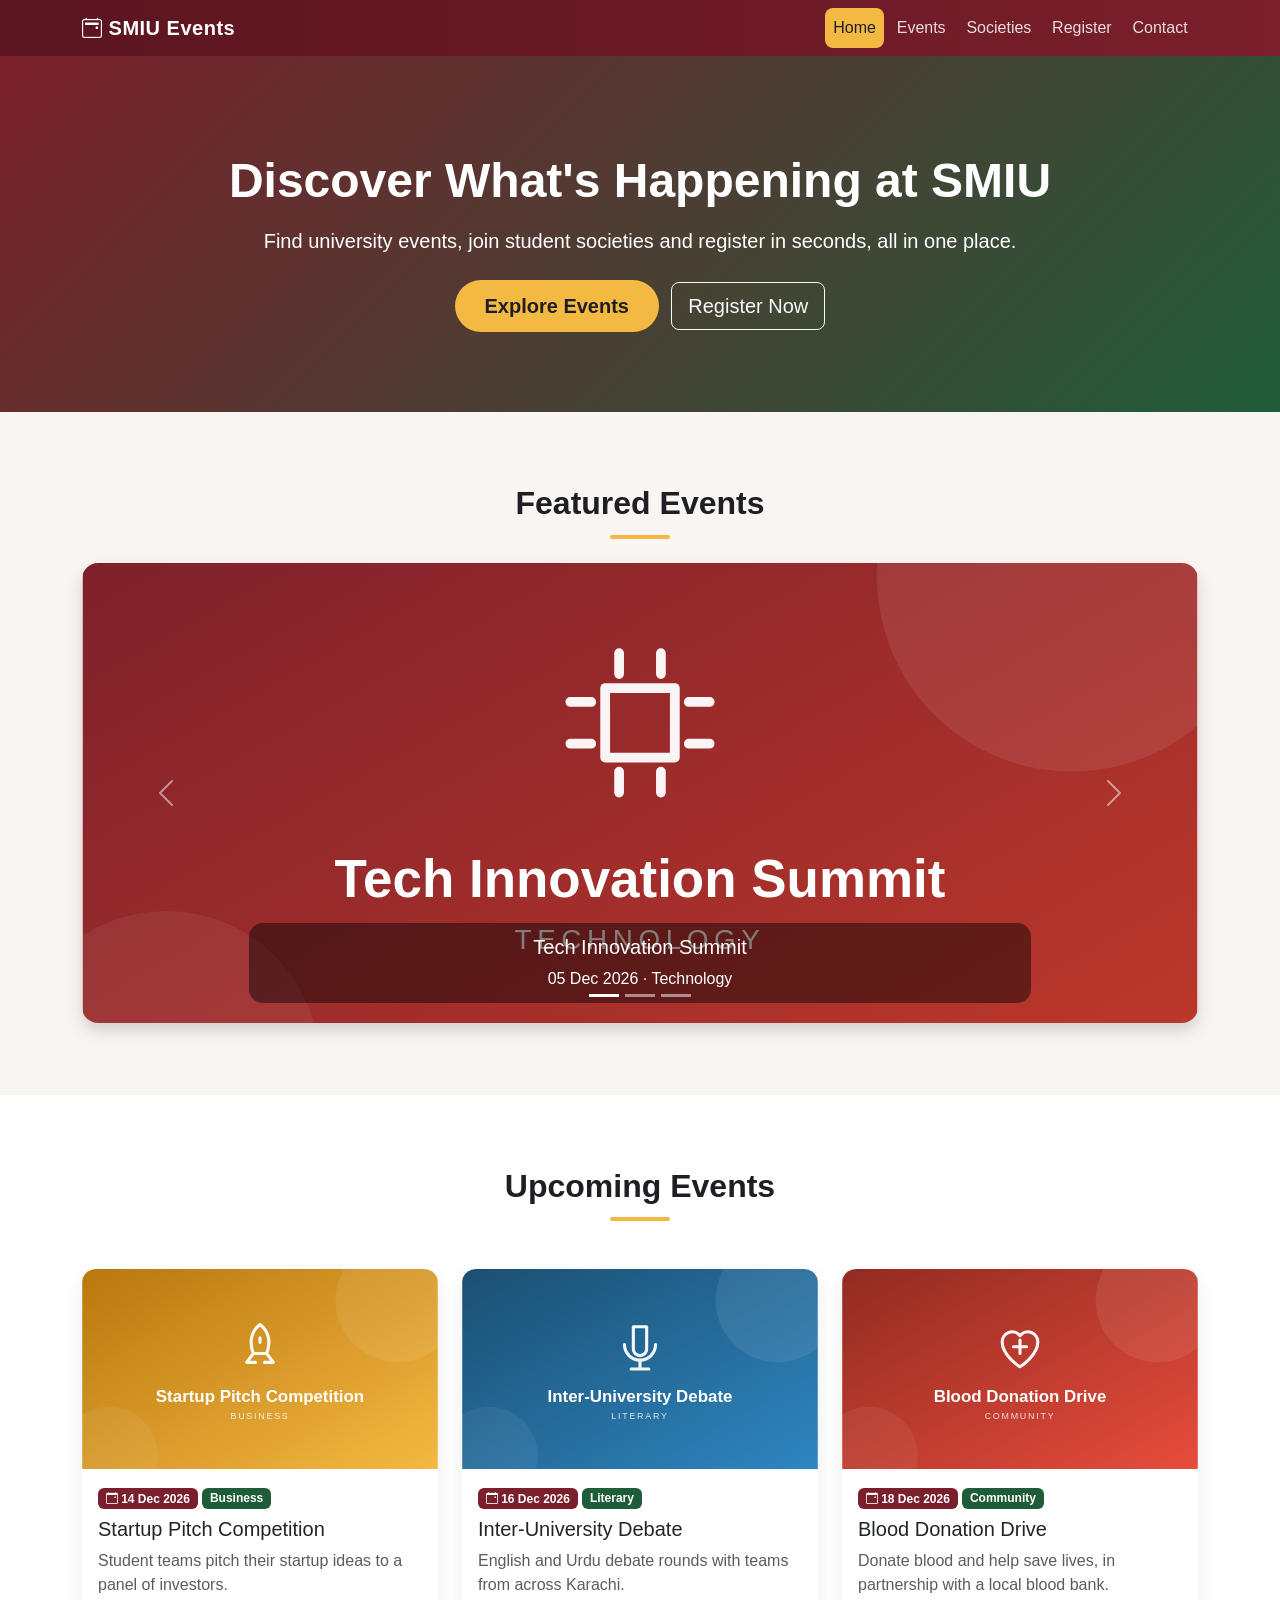
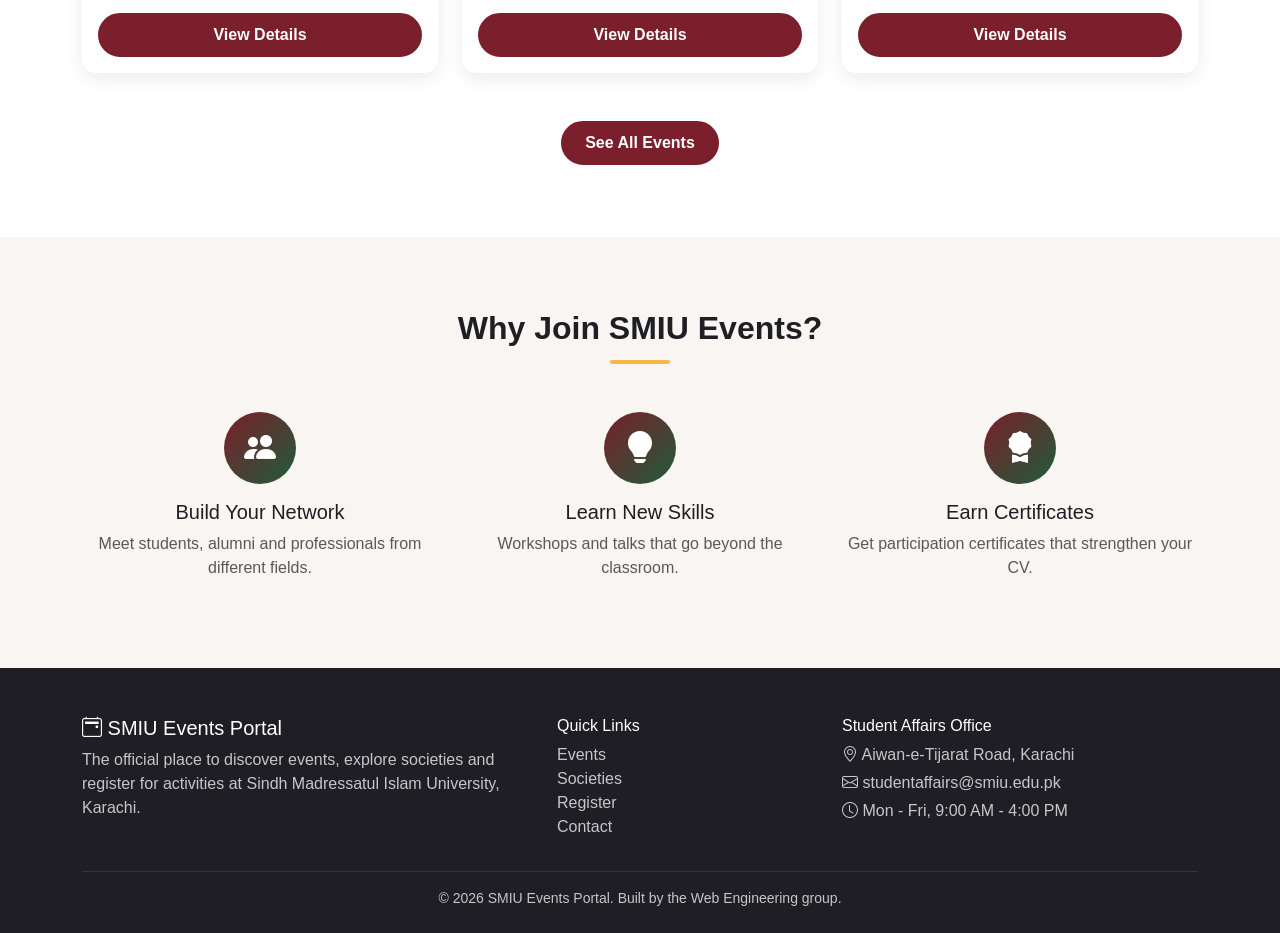
<file: index.html>
<!DOCTYPE html>
<html lang="en">
<head>
  <meta charset="UTF-8">
  <meta name="viewport" content="width=device-width, initial-scale=1.0">
  <meta name="description" content="Discover events, explore societies and register for SMIU events.">
  <title>Home | SMIU Events Portal</title>
  <!-- Bootstrap 5.3.3 CSS -->
  <link href="https://cdn.jsdelivr.net/npm/bootstrap@5.3.3/dist/css/bootstrap.min.css" rel="stylesheet">
  <!-- Bootstrap Icons -->
  <link href="https://cdn.jsdelivr.net/npm/bootstrap-icons@1.11.3/font/bootstrap-icons.min.css" rel="stylesheet">
  <!-- Custom styles (loaded after Bootstrap) -->
  <link href="css/style.css" rel="stylesheet">
</head>
<body>

  <!-- ===== Navbar ===== -->
  <header>
    <nav class="navbar navbar-expand-lg navbar-dark smiu-navbar sticky-top">
      <div class="container">
        <a class="navbar-brand" href="index.html"><i class="bi bi-calendar2-event"></i> SMIU Events</a>
        <button class="navbar-toggler" type="button" data-bs-toggle="collapse" data-bs-target="#mainNav"
                aria-controls="mainNav" aria-expanded="false" aria-label="Toggle navigation">
          <span class="navbar-toggler-icon"></span>
        </button>
        <div class="collapse navbar-collapse" id="mainNav">
          <ul class="navbar-nav ms-auto">
          <li class="nav-item"><a class="nav-link active" aria-current="page" href="index.html">Home</a></li>
          <li class="nav-item"><a class="nav-link" href="events.html">Events</a></li>
          <li class="nav-item"><a class="nav-link" href="societies.html">Societies</a></li>
          <li class="nav-item"><a class="nav-link" href="register.html">Register</a></li>
          <li class="nav-item"><a class="nav-link" href="contact.html">Contact</a></li>
          </ul>
        </div>
      </div>
    </nav>
  </header>

  <!-- ===== Main content ===== -->
  <main>
    <!-- ===== Hero section ===== -->
    <section class="hero-section text-center">
      <div class="container">
        <h1 class="display-5 mb-3">Discover What's Happening at SMIU</h1>
        <p class="lead mb-4">Find university events, join student societies and register in seconds,
          all in one place.</p>
        <a href="events.html" class="btn btn-accent btn-lg me-2">Explore Events</a>
        <a href="register.html" class="btn btn-outline-light btn-lg">Register Now</a>
      </div>
    </section>

    <!-- ===== Featured events carousel ===== -->
    <section class="section-padding">
      <div class="container">
        <h2 class="section-title text-center mb-4">Featured Events</h2>
        <div id="featuredCarousel" class="carousel slide featured-carousel rounded-4 overflow-hidden shadow"
             data-bs-ride="carousel">
          <div class="carousel-indicators">
          <button type="button" data-bs-target="#featuredCarousel" data-bs-slide-to="0" class="active" aria-current="true" aria-label="Slide 1"></button>
          <button type="button" data-bs-target="#featuredCarousel" data-bs-slide-to="1" aria-label="Slide 2"></button>
          <button type="button" data-bs-target="#featuredCarousel" data-bs-slide-to="2" aria-label="Slide 3"></button>
          </div>
          <div class="carousel-inner">
          <div class="carousel-item active">
            <img src="images/event-tech-summit.svg" class="d-block w-100" alt="Tech Innovation Summit featured event">
            <div class="carousel-caption d-none d-md-block">
              <h3 class="h5">Tech Innovation Summit</h3>
              <p class="mb-0">05 Dec 2026 &middot; Technology</p>
            </div>
          </div>
          <div class="carousel-item">
            <img src="images/event-sports-gala.svg" class="d-block w-100" alt="Annual Sports Gala featured event">
            <div class="carousel-caption d-none d-md-block">
              <h3 class="h5">Annual Sports Gala</h3>
              <p class="mb-0">08 Dec 2026 &middot; Sports</p>
            </div>
          </div>
          <div class="carousel-item">
            <img src="images/event-cultural-night.svg" class="d-block w-100" alt="Cultural Night featured event">
            <div class="carousel-caption d-none d-md-block">
              <h3 class="h5">Cultural Night</h3>
              <p class="mb-0">11 Dec 2026 &middot; Culture</p>
            </div>
          </div>
          </div>
          <button class="carousel-control-prev" type="button" data-bs-target="#featuredCarousel" data-bs-slide="prev">
            <span class="carousel-control-prev-icon" aria-hidden="true"></span>
            <span class="visually-hidden">Previous</span>
          </button>
          <button class="carousel-control-next" type="button" data-bs-target="#featuredCarousel" data-bs-slide="next">
            <span class="carousel-control-next-icon" aria-hidden="true"></span>
            <span class="visually-hidden">Next</span>
          </button>
        </div>
      </div>
    </section>

    <!-- ===== Upcoming events ===== -->
    <section class="section-padding bg-white">
      <div class="container">
        <h2 class="section-title text-center mb-5">Upcoming Events</h2>
        <div class="row g-4">
          <div class="col-md-4">
            <article class="card event-card h-100">
              <img src="images/event-startup-pitch.svg" class="card-img-top" alt="Startup Pitch Competition event banner">
              <div class="card-body d-flex flex-column">
                <div class="mb-2">
                  <span class="badge badge-date"><i class="bi bi-calendar-event"></i> 14 Dec 2026</span>
                  <span class="badge badge-category">Business</span>
                </div>
                <h3 class="h5 card-title">Startup Pitch Competition</h3>
                <p class="card-text text-muted">Student teams pitch their startup ideas to a panel of investors.</p>
                <a href="event-details.html" class="btn btn-smiu mt-auto">View Details</a>
              </div>
            </article>
          </div>
          <div class="col-md-4">
            <article class="card event-card h-100">
              <img src="images/event-debate.svg" class="card-img-top" alt="Inter-University Debate event banner">
              <div class="card-body d-flex flex-column">
                <div class="mb-2">
                  <span class="badge badge-date"><i class="bi bi-calendar-event"></i> 16 Dec 2026</span>
                  <span class="badge badge-category">Literary</span>
                </div>
                <h3 class="h5 card-title">Inter-University Debate</h3>
                <p class="card-text text-muted">English and Urdu debate rounds with teams from across Karachi.</p>
                <a href="event-details.html" class="btn btn-smiu mt-auto">View Details</a>
              </div>
            </article>
          </div>
          <div class="col-md-4">
            <article class="card event-card h-100">
              <img src="images/event-blood-drive.svg" class="card-img-top" alt="Blood Donation Drive event banner">
              <div class="card-body d-flex flex-column">
                <div class="mb-2">
                  <span class="badge badge-date"><i class="bi bi-calendar-event"></i> 18 Dec 2026</span>
                  <span class="badge badge-category">Community</span>
                </div>
                <h3 class="h5 card-title">Blood Donation Drive</h3>
                <p class="card-text text-muted">Donate blood and help save lives, in partnership with a local blood bank.</p>
                <a href="event-details.html" class="btn btn-smiu mt-auto">View Details</a>
              </div>
            </article>
          </div>
        </div>
        <div class="text-center mt-5">
          <a href="events.html" class="btn btn-smiu">See All Events</a>
        </div>
      </div>
    </section>

    <!-- ===== Why join section ===== -->
    <section class="section-padding">
      <div class="container text-center">
        <h2 class="section-title mb-5">Why Join SMIU Events?</h2>
        <div class="row g-4">
          <div class="col-md-4">
            <div class="feature-icon"><i class="bi bi-people-fill"></i></div>
            <h3 class="h5">Build Your Network</h3>
            <p class="text-muted">Meet students, alumni and professionals from different fields.</p>
          </div>
          <div class="col-md-4">
            <div class="feature-icon"><i class="bi bi-lightbulb-fill"></i></div>
            <h3 class="h5">Learn New Skills</h3>
            <p class="text-muted">Workshops and talks that go beyond the classroom.</p>
          </div>
          <div class="col-md-4">
            <div class="feature-icon"><i class="bi bi-award-fill"></i></div>
            <h3 class="h5">Earn Certificates</h3>
            <p class="text-muted">Get participation certificates that strengthen your CV.</p>
          </div>
        </div>
      </div>
    </section>
  </main>

  <!-- ===== Footer ===== -->
  <footer class="smiu-footer">
    <div class="container">
      <div class="row g-4">
        <div class="col-md-5">
          <h5 class="text-white"><i class="bi bi-calendar2-event"></i> SMIU Events Portal</h5>
          <p>The official place to discover events, explore societies and register for activities at
            Sindh Madressatul Islam University, Karachi.</p>
        </div>
        <div class="col-6 col-md-3">
          <h6 class="text-white">Quick Links</h6>
          <ul class="list-unstyled">
            <li><a href="events.html">Events</a></li>
            <li><a href="societies.html">Societies</a></li>
            <li><a href="register.html">Register</a></li>
            <li><a href="contact.html">Contact</a></li>
          </ul>
        </div>
        <div class="col-6 col-md-4">
          <h6 class="text-white">Student Affairs Office</h6>
          <p class="mb-1"><i class="bi bi-geo-alt"></i> Aiwan-e-Tijarat Road, Karachi</p>
          <p class="mb-1"><i class="bi bi-envelope"></i> studentaffairs@smiu.edu.pk</p>
          <p><i class="bi bi-clock"></i> Mon - Fri, 9:00 AM - 4:00 PM</p>
        </div>
      </div>
      <hr class="border-secondary">
      <p class="text-center small mb-0">&copy; 2026 SMIU Events Portal. Built by the Web Engineering group.</p>
    </div>
  </footer>

  <!-- Bootstrap 5.3.3 JS bundle (includes Popper) -->
  <script src="https://cdn.jsdelivr.net/npm/bootstrap@5.3.3/dist/js/bootstrap.bundle.min.js"></script>
</body>
</html>
</file>
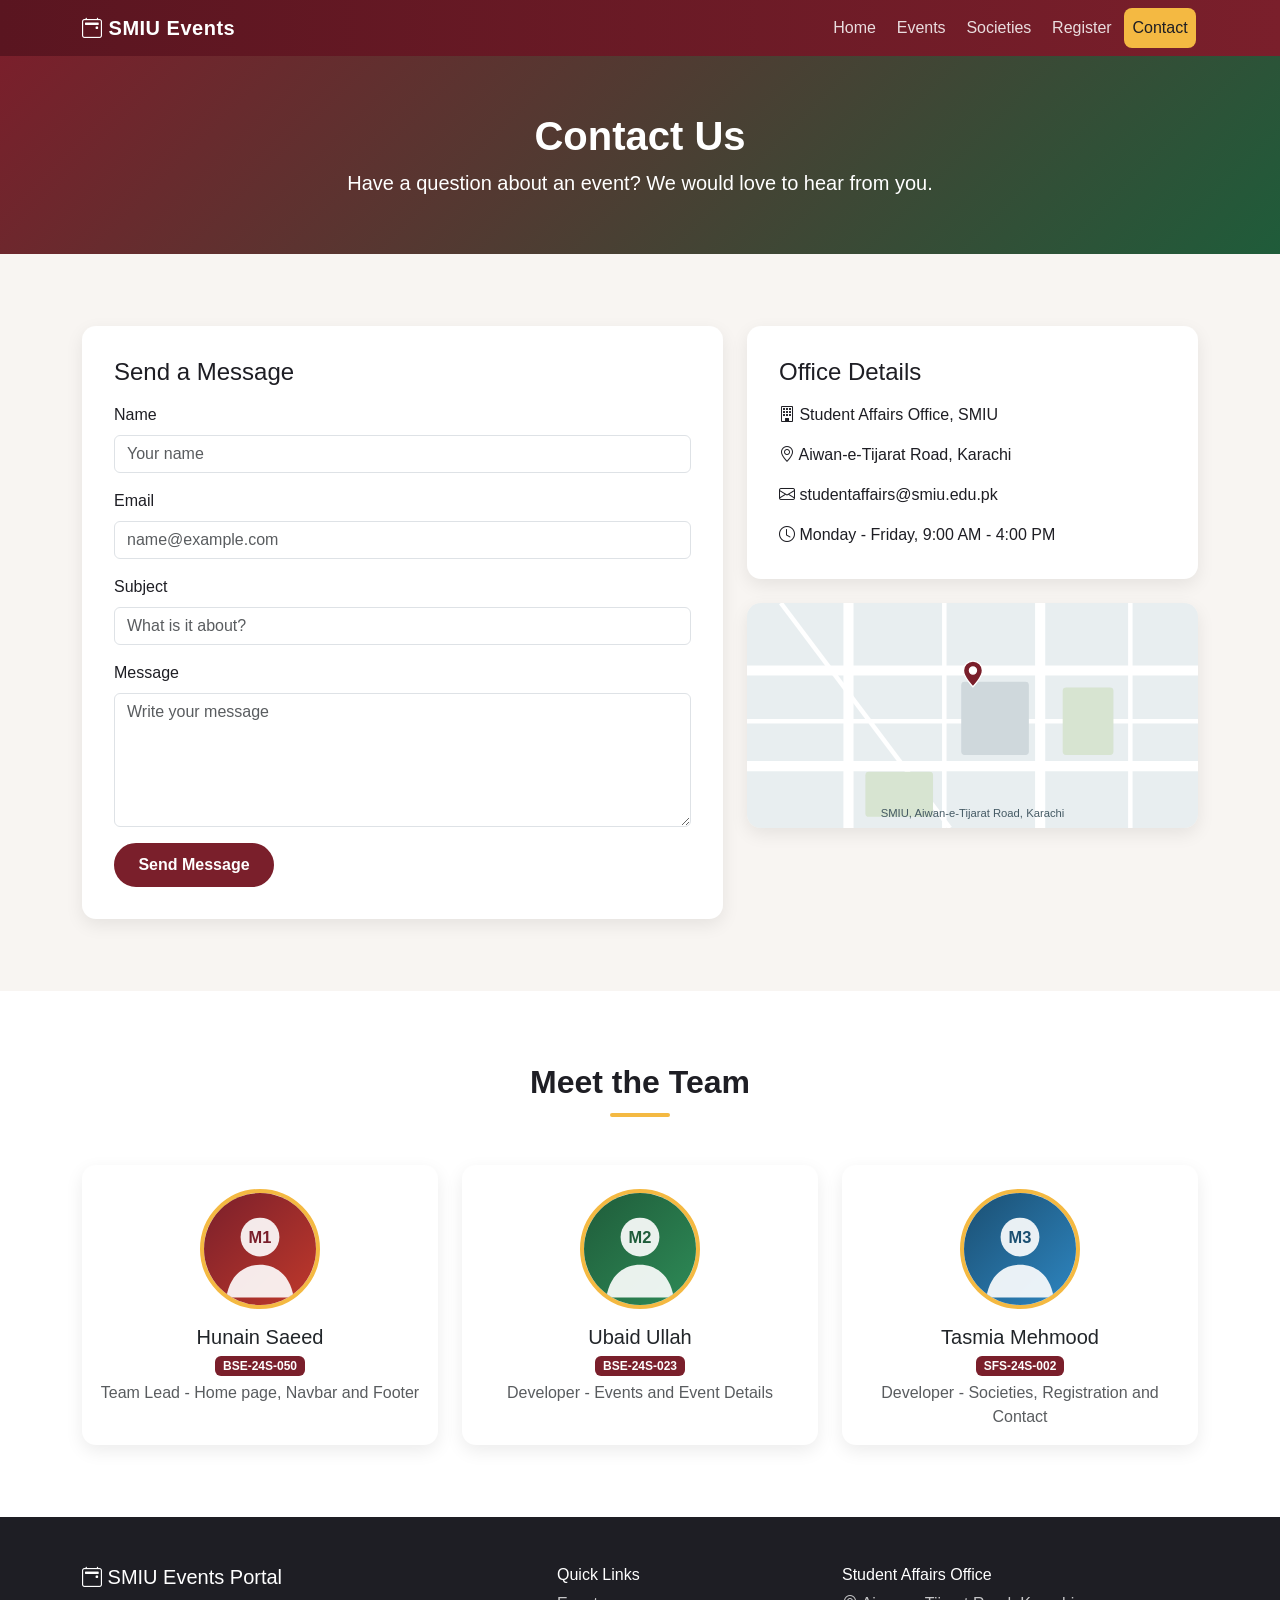
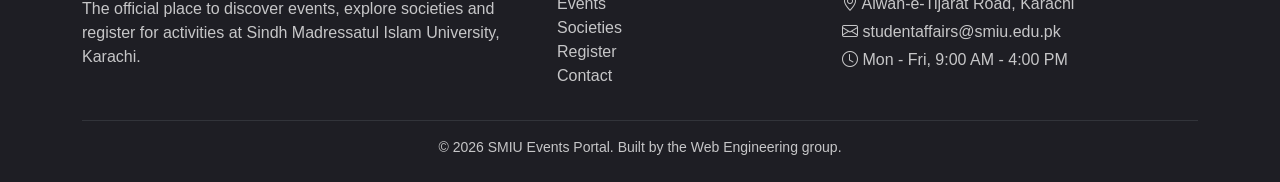
<file: contact.html>
<!DOCTYPE html>
<html lang="en">
<head>
  <meta charset="UTF-8">
  <meta name="viewport" content="width=device-width, initial-scale=1.0">
  <meta name="description" content="Contact the SMIU Student Affairs Office and meet the team.">
  <title>Contact | SMIU Events Portal</title>
  <!-- Bootstrap 5.3.3 CSS -->
  <link href="https://cdn.jsdelivr.net/npm/bootstrap@5.3.3/dist/css/bootstrap.min.css" rel="stylesheet">
  <!-- Bootstrap Icons -->
  <link href="https://cdn.jsdelivr.net/npm/bootstrap-icons@1.11.3/font/bootstrap-icons.min.css" rel="stylesheet">
  <!-- Custom styles (loaded after Bootstrap) -->
  <link href="css/style.css" rel="stylesheet">
</head>
<body>

  <!-- ===== Navbar ===== -->
  <header>
    <nav class="navbar navbar-expand-lg navbar-dark smiu-navbar sticky-top">
      <div class="container">
        <a class="navbar-brand" href="index.html"><i class="bi bi-calendar2-event"></i> SMIU Events</a>
        <button class="navbar-toggler" type="button" data-bs-toggle="collapse" data-bs-target="#mainNav"
                aria-controls="mainNav" aria-expanded="false" aria-label="Toggle navigation">
          <span class="navbar-toggler-icon"></span>
        </button>
        <div class="collapse navbar-collapse" id="mainNav">
          <ul class="navbar-nav ms-auto">
          <li class="nav-item"><a class="nav-link" href="index.html">Home</a></li>
          <li class="nav-item"><a class="nav-link" href="events.html">Events</a></li>
          <li class="nav-item"><a class="nav-link" href="societies.html">Societies</a></li>
          <li class="nav-item"><a class="nav-link" href="register.html">Register</a></li>
          <li class="nav-item"><a class="nav-link active" aria-current="page" href="contact.html">Contact</a></li>
          </ul>
        </div>
      </div>
    </nav>
  </header>

  <!-- ===== Main content ===== -->
  <main>
    <!-- ===== Page header ===== -->
    <section class="page-header text-center">
      <div class="container">
        <h1 class="fw-bold">Contact Us</h1>
        <p class="lead mb-0">Have a question about an event? We would love to hear from you.</p>
      </div>
    </section>

    <!-- ===== Contact form and office details ===== -->
    <section class="section-padding">
      <div class="container">
        <div class="row g-4">
          <div class="col-12 col-lg-7">
            <div class="form-panel h-100">
              <h2 class="h4 mb-3">Send a Message</h2>
              <form>
                <div class="mb-3">
                  <label for="contactName" class="form-label">Name</label>
                  <input type="text" class="form-control" id="contactName" placeholder="Your name" required>
                </div>
                <div class="mb-3">
                  <label for="contactEmail" class="form-label">Email</label>
                  <input type="email" class="form-control" id="contactEmail" placeholder="name@example.com" required>
                </div>
                <div class="mb-3">
                  <label for="contactSubject" class="form-label">Subject</label>
                  <input type="text" class="form-control" id="contactSubject" placeholder="What is it about?" required>
                </div>
                <div class="mb-3">
                  <label for="contactMessage" class="form-label">Message</label>
                  <textarea class="form-control" id="contactMessage" rows="5" placeholder="Write your message"
                            required></textarea>
                </div>
                <button type="submit" class="btn btn-smiu">Send Message</button>
              </form>
            </div>
          </div>
          <div class="col-12 col-lg-5">
            <div class="form-panel mb-4">
              <h2 class="h4 mb-3">Office Details</h2>
              <p><i class="bi bi-building"></i> Student Affairs Office, SMIU</p>
              <p><i class="bi bi-geo-alt"></i> Aiwan-e-Tijarat Road, Karachi</p>
              <p><i class="bi bi-envelope"></i> studentaffairs@smiu.edu.pk</p>
              <p class="mb-0"><i class="bi bi-clock"></i> Monday - Friday, 9:00 AM - 4:00 PM</p>
            </div>
            <img src="images/map-placeholder.svg" class="map-placeholder" alt="Map showing the SMIU campus location">
          </div>
        </div>
      </div>
    </section>

    <!-- ===== Meet the team ===== -->
    <section class="section-padding bg-white">
      <div class="container">
        <h2 class="section-title text-center mb-5">Meet the Team</h2>
        <div class="row g-4 justify-content-center">
          <div class="col-12 col-md-6 col-lg-4">
            <article class="card team-card h-100 text-center">
              <img src="images/team-member-1.svg" alt="Photo of Hunain Saeed">
              <div class="card-body">
                <h3 class="h5 card-title mb-1">Hunain Saeed</h3>
                <p class="mb-1"><span class="badge badge-date">BSE-24S-050</span></p>
                <p class="card-text text-muted">Team Lead - Home page, Navbar and Footer</p>
              </div>
            </article>
          </div>
          <div class="col-12 col-md-6 col-lg-4">
            <article class="card team-card h-100 text-center">
              <img src="images/team-member-2.svg" alt="Photo of Ubaid Ullah">
              <div class="card-body">
                <h3 class="h5 card-title mb-1">Ubaid Ullah</h3>
                <p class="mb-1"><span class="badge badge-date">BSE-24S-023</span></p>
                <p class="card-text text-muted">Developer - Events and Event Details</p>
              </div>
            </article>
          </div>
          <div class="col-12 col-md-6 col-lg-4">
            <article class="card team-card h-100 text-center">
              <img src="images/team-member-3.svg" alt="Photo of Tasmia Mehmood">
              <div class="card-body">
                <h3 class="h5 card-title mb-1">Tasmia Mehmood</h3>
                <p class="mb-1"><span class="badge badge-date">SFS-24S-002</span></p>
                <p class="card-text text-muted">Developer - Societies, Registration and Contact</p>
              </div>
            </article>
          </div>
        </div>
      </div>
    </section>
  </main>

  <!-- ===== Footer ===== -->
  <footer class="smiu-footer">
    <div class="container">
      <div class="row g-4">
        <div class="col-md-5">
          <h5 class="text-white"><i class="bi bi-calendar2-event"></i> SMIU Events Portal</h5>
          <p>The official place to discover events, explore societies and register for activities at
            Sindh Madressatul Islam University, Karachi.</p>
        </div>
        <div class="col-6 col-md-3">
          <h6 class="text-white">Quick Links</h6>
          <ul class="list-unstyled">
            <li><a href="events.html">Events</a></li>
            <li><a href="societies.html">Societies</a></li>
            <li><a href="register.html">Register</a></li>
            <li><a href="contact.html">Contact</a></li>
          </ul>
        </div>
        <div class="col-6 col-md-4">
          <h6 class="text-white">Student Affairs Office</h6>
          <p class="mb-1"><i class="bi bi-geo-alt"></i> Aiwan-e-Tijarat Road, Karachi</p>
          <p class="mb-1"><i class="bi bi-envelope"></i> studentaffairs@smiu.edu.pk</p>
          <p><i class="bi bi-clock"></i> Mon - Fri, 9:00 AM - 4:00 PM</p>
        </div>
      </div>
      <hr class="border-secondary">
      <p class="text-center small mb-0">&copy; 2026 SMIU Events Portal. Built by the Web Engineering group.</p>
    </div>
  </footer>

  <!-- Bootstrap 5.3.3 JS bundle (includes Popper) -->
  <script src="https://cdn.jsdelivr.net/npm/bootstrap@5.3.3/dist/js/bootstrap.bundle.min.js"></script>
</body>
</html>
</file>
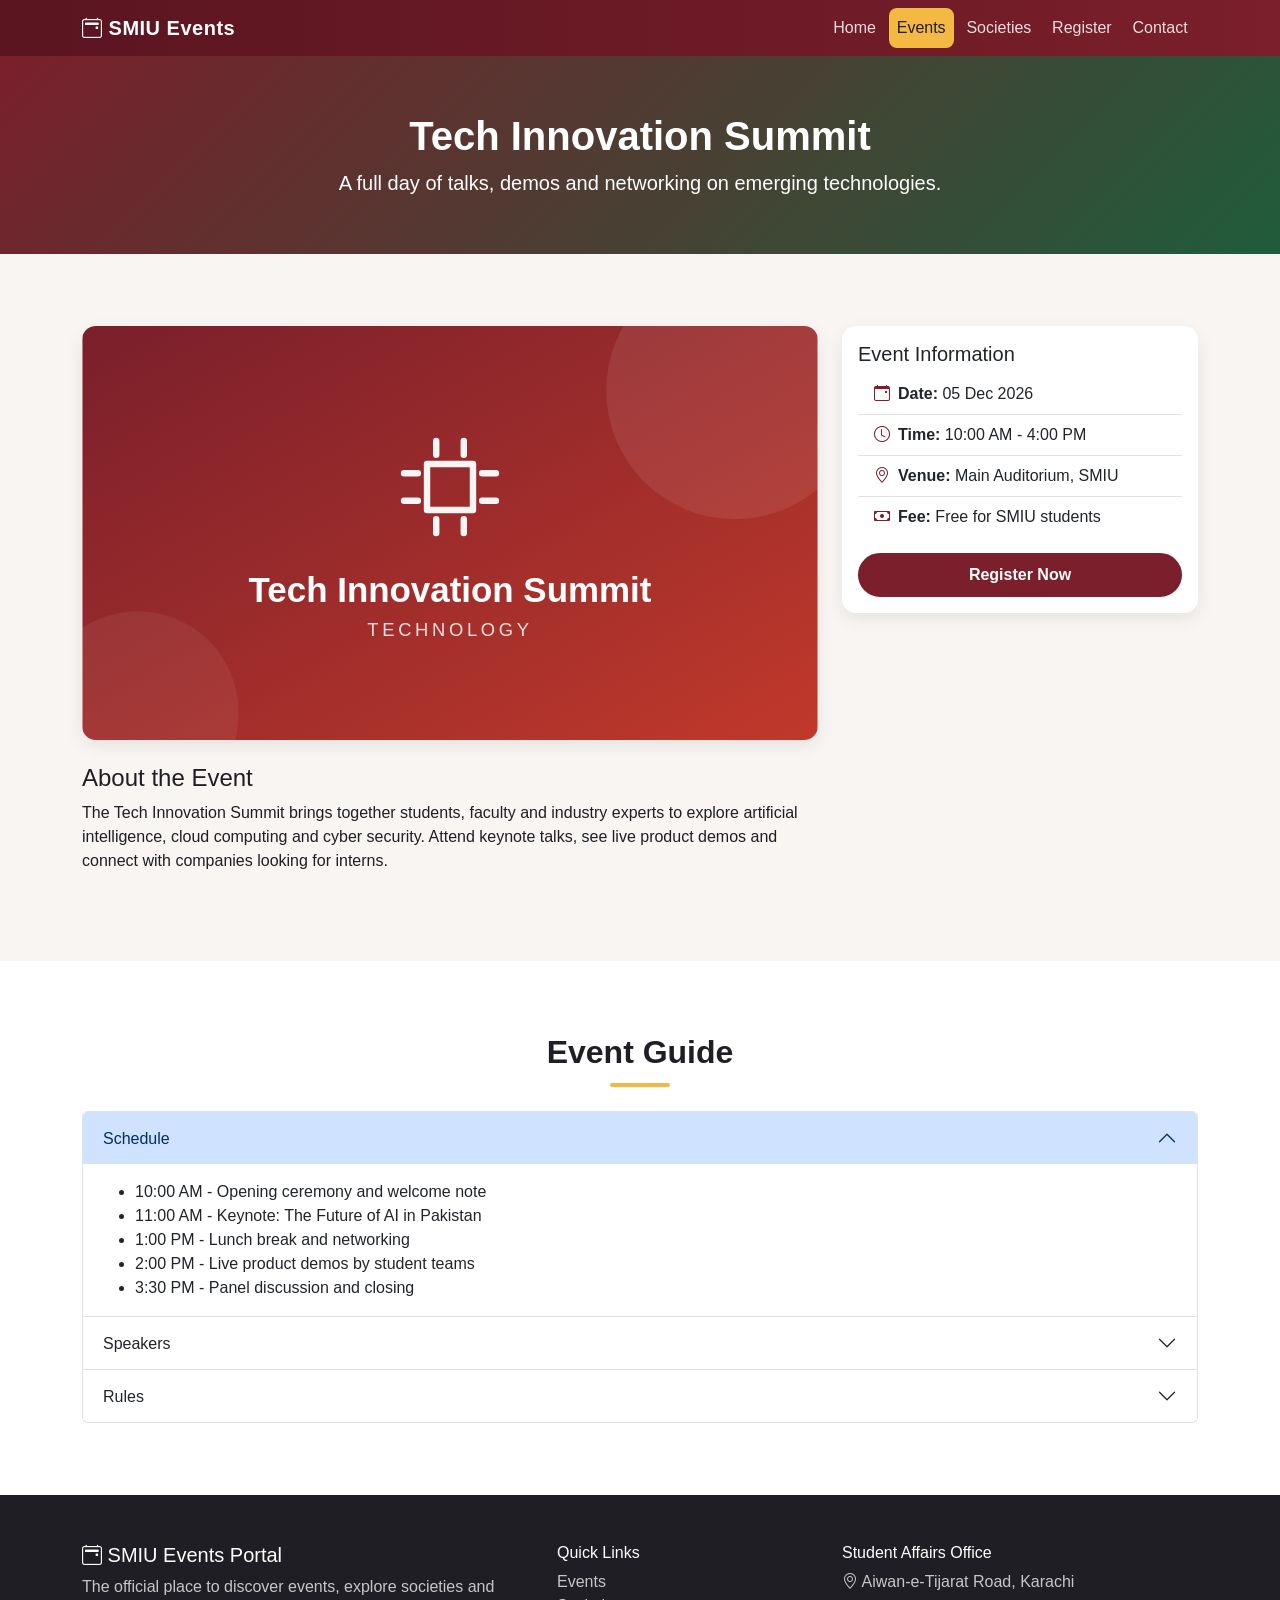
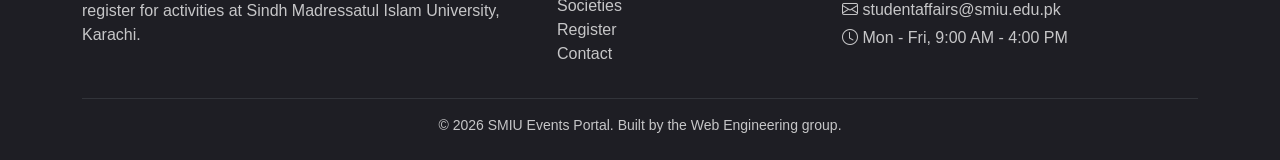
<file: event-details.html>
<!DOCTYPE html>
<html lang="en">
<head>
  <meta charset="UTF-8">
  <meta name="viewport" content="width=device-width, initial-scale=1.0">
  <meta name="description" content="Details, schedule and registration for the Tech Innovation Summit.">
  <title>Event Details | SMIU Events Portal</title>
  <!-- Bootstrap 5.3.3 CSS -->
  <link href="https://cdn.jsdelivr.net/npm/bootstrap@5.3.3/dist/css/bootstrap.min.css" rel="stylesheet">
  <!-- Bootstrap Icons -->
  <link href="https://cdn.jsdelivr.net/npm/bootstrap-icons@1.11.3/font/bootstrap-icons.min.css" rel="stylesheet">
  <!-- Custom styles (loaded after Bootstrap) -->
  <link href="css/style.css" rel="stylesheet">
</head>
<body>

  <!-- ===== Navbar ===== -->
  <header>
    <nav class="navbar navbar-expand-lg navbar-dark smiu-navbar sticky-top">
      <div class="container">
        <a class="navbar-brand" href="index.html"><i class="bi bi-calendar2-event"></i> SMIU Events</a>
        <button class="navbar-toggler" type="button" data-bs-toggle="collapse" data-bs-target="#mainNav"
                aria-controls="mainNav" aria-expanded="false" aria-label="Toggle navigation">
          <span class="navbar-toggler-icon"></span>
        </button>
        <div class="collapse navbar-collapse" id="mainNav">
          <ul class="navbar-nav ms-auto">
          <li class="nav-item"><a class="nav-link" href="index.html">Home</a></li>
          <li class="nav-item"><a class="nav-link active" aria-current="page" href="events.html">Events</a></li>
          <li class="nav-item"><a class="nav-link" href="societies.html">Societies</a></li>
          <li class="nav-item"><a class="nav-link" href="register.html">Register</a></li>
          <li class="nav-item"><a class="nav-link" href="contact.html">Contact</a></li>
          </ul>
        </div>
      </div>
    </nav>
  </header>

  <!-- ===== Main content ===== -->
  <main>
    <!-- ===== Page header ===== -->
    <section class="page-header text-center">
      <div class="container">
        <h1 class="fw-bold">Tech Innovation Summit</h1>
        <p class="lead mb-0">A full day of talks, demos and networking on emerging technologies.</p>
      </div>
    </section>

    <!-- ===== Event overview ===== -->
    <section class="section-padding">
      <div class="container">
        <div class="row g-4 align-items-start">
          <div class="col-lg-8">
            <img src="images/event-tech-summit.svg" class="event-banner mb-4" alt="Tech Innovation Summit banner">
            <h2 class="h4">About the Event</h2>
            <p>The Tech Innovation Summit brings together students, faculty and industry experts to explore
              artificial intelligence, cloud computing and cyber security. Attend keynote talks, see live
              product demos and connect with companies looking for interns.</p>
          </div>
          <div class="col-lg-4">
            <div class="card event-card">
              <div class="card-body">
                <h2 class="h5 card-title">Event Information</h2>
                <ul class="list-group list-group-flush info-list">
                  <li class="list-group-item"><i class="bi bi-calendar-event"></i><strong>Date:</strong> 05 Dec 2026</li>
                  <li class="list-group-item"><i class="bi bi-clock"></i><strong>Time:</strong> 10:00 AM - 4:00 PM</li>
                  <li class="list-group-item"><i class="bi bi-geo-alt"></i><strong>Venue:</strong> Main Auditorium, SMIU</li>
                  <li class="list-group-item"><i class="bi bi-cash"></i><strong>Fee:</strong> Free for SMIU students</li>
                </ul>
                <button type="button" class="btn btn-smiu w-100 mt-3" data-bs-toggle="modal"
                        data-bs-target="#registerModal">Register Now</button>
              </div>
            </div>
          </div>
        </div>
      </div>
    </section>

    <!-- ===== Schedule, speakers and rules (accordion) ===== -->
    <section class="section-padding bg-white">
      <div class="container">
        <h2 class="section-title text-center mb-4">Event Guide</h2>
        <div class="accordion" id="eventAccordion">
          <div class="accordion-item">
            <h3 class="accordion-header">
              <button class="accordion-button" type="button" data-bs-toggle="collapse" data-bs-target="#schedulePanel"
                      aria-expanded="true" aria-controls="schedulePanel">Schedule</button>
            </h3>
            <div id="schedulePanel" class="accordion-collapse collapse show" data-bs-parent="#eventAccordion">
              <div class="accordion-body">
                <ul class="mb-0">
                  <li>10:00 AM - Opening ceremony and welcome note</li>
                  <li>11:00 AM - Keynote: The Future of AI in Pakistan</li>
                  <li>1:00 PM - Lunch break and networking</li>
                  <li>2:00 PM - Live product demos by student teams</li>
                  <li>3:30 PM - Panel discussion and closing</li>
                </ul>
              </div>
            </div>
          </div>
          <div class="accordion-item">
            <h3 class="accordion-header">
              <button class="accordion-button collapsed" type="button" data-bs-toggle="collapse"
                      data-bs-target="#speakersPanel" aria-expanded="false" aria-controls="speakersPanel">Speakers</button>
            </h3>
            <div id="speakersPanel" class="accordion-collapse collapse" data-bs-parent="#eventAccordion">
              <div class="accordion-body">
                <ul class="mb-0">
                  <li>Software engineering lead from a Karachi technology company</li>
                  <li>Cyber security researcher and SMIU alumnus</li>
                  <li>Faculty members of the Department of Computer Science</li>
                </ul>
              </div>
            </div>
          </div>
          <div class="accordion-item">
            <h3 class="accordion-header">
              <button class="accordion-button collapsed" type="button" data-bs-toggle="collapse"
                      data-bs-target="#rulesPanel" aria-expanded="false" aria-controls="rulesPanel">Rules</button>
            </h3>
            <div id="rulesPanel" class="accordion-collapse collapse" data-bs-parent="#eventAccordion">
              <div class="accordion-body">
                <ul class="mb-0">
                  <li>Bring your university ID card for entry.</li>
                  <li>Registration closes two days before the event.</li>
                  <li>Seats are limited and given on a first-come, first-served basis.</li>
                </ul>
              </div>
            </div>
          </div>
        </div>
      </div>
    </section>

    <!-- ===== Registration modal ===== -->
    <div class="modal fade" id="registerModal" tabindex="-1" aria-labelledby="registerModalLabel" aria-hidden="true">
      <div class="modal-dialog modal-dialog-centered">
        <div class="modal-content">
          <form>
            <div class="modal-header">
              <h2 class="modal-title h5" id="registerModalLabel">Register for Tech Innovation Summit</h2>
              <button type="button" class="btn-close" data-bs-dismiss="modal" aria-label="Close"></button>
            </div>
            <div class="modal-body">
              <div class="mb-3">
                <label for="modalName" class="form-label">Full Name</label>
                <input type="text" class="form-control" id="modalName" placeholder="e.g. Ali Khan" required>
              </div>
              <div class="mb-3">
                <label for="modalRoll" class="form-label">Roll Number</label>
                <input type="text" class="form-control" id="modalRoll" placeholder="e.g. BSSE-23F-001" required>
              </div>
              <div class="mb-3">
                <label for="modalEmail" class="form-label">Email</label>
                <input type="email" class="form-control" id="modalEmail" placeholder="name@example.com" required>
              </div>
            </div>
            <div class="modal-footer">
              <button type="button" class="btn btn-outline-secondary" data-bs-dismiss="modal">Cancel</button>
              <button type="submit" class="btn btn-smiu">Submit</button>
            </div>
          </form>
        </div>
      </div>
    </div>
  </main>

  <!-- ===== Footer ===== -->
  <footer class="smiu-footer">
    <div class="container">
      <div class="row g-4">
        <div class="col-md-5">
          <h5 class="text-white"><i class="bi bi-calendar2-event"></i> SMIU Events Portal</h5>
          <p>The official place to discover events, explore societies and register for activities at
            Sindh Madressatul Islam University, Karachi.</p>
        </div>
        <div class="col-6 col-md-3">
          <h6 class="text-white">Quick Links</h6>
          <ul class="list-unstyled">
            <li><a href="events.html">Events</a></li>
            <li><a href="societies.html">Societies</a></li>
            <li><a href="register.html">Register</a></li>
            <li><a href="contact.html">Contact</a></li>
          </ul>
        </div>
        <div class="col-6 col-md-4">
          <h6 class="text-white">Student Affairs Office</h6>
          <p class="mb-1"><i class="bi bi-geo-alt"></i> Aiwan-e-Tijarat Road, Karachi</p>
          <p class="mb-1"><i class="bi bi-envelope"></i> studentaffairs@smiu.edu.pk</p>
          <p><i class="bi bi-clock"></i> Mon - Fri, 9:00 AM - 4:00 PM</p>
        </div>
      </div>
      <hr class="border-secondary">
      <p class="text-center small mb-0">&copy; 2026 SMIU Events Portal. Built by the Web Engineering group.</p>
    </div>
  </footer>

  <!-- Bootstrap 5.3.3 JS bundle (includes Popper) -->
  <script src="https://cdn.jsdelivr.net/npm/bootstrap@5.3.3/dist/js/bootstrap.bundle.min.js"></script>
</body>
</html>
</file>
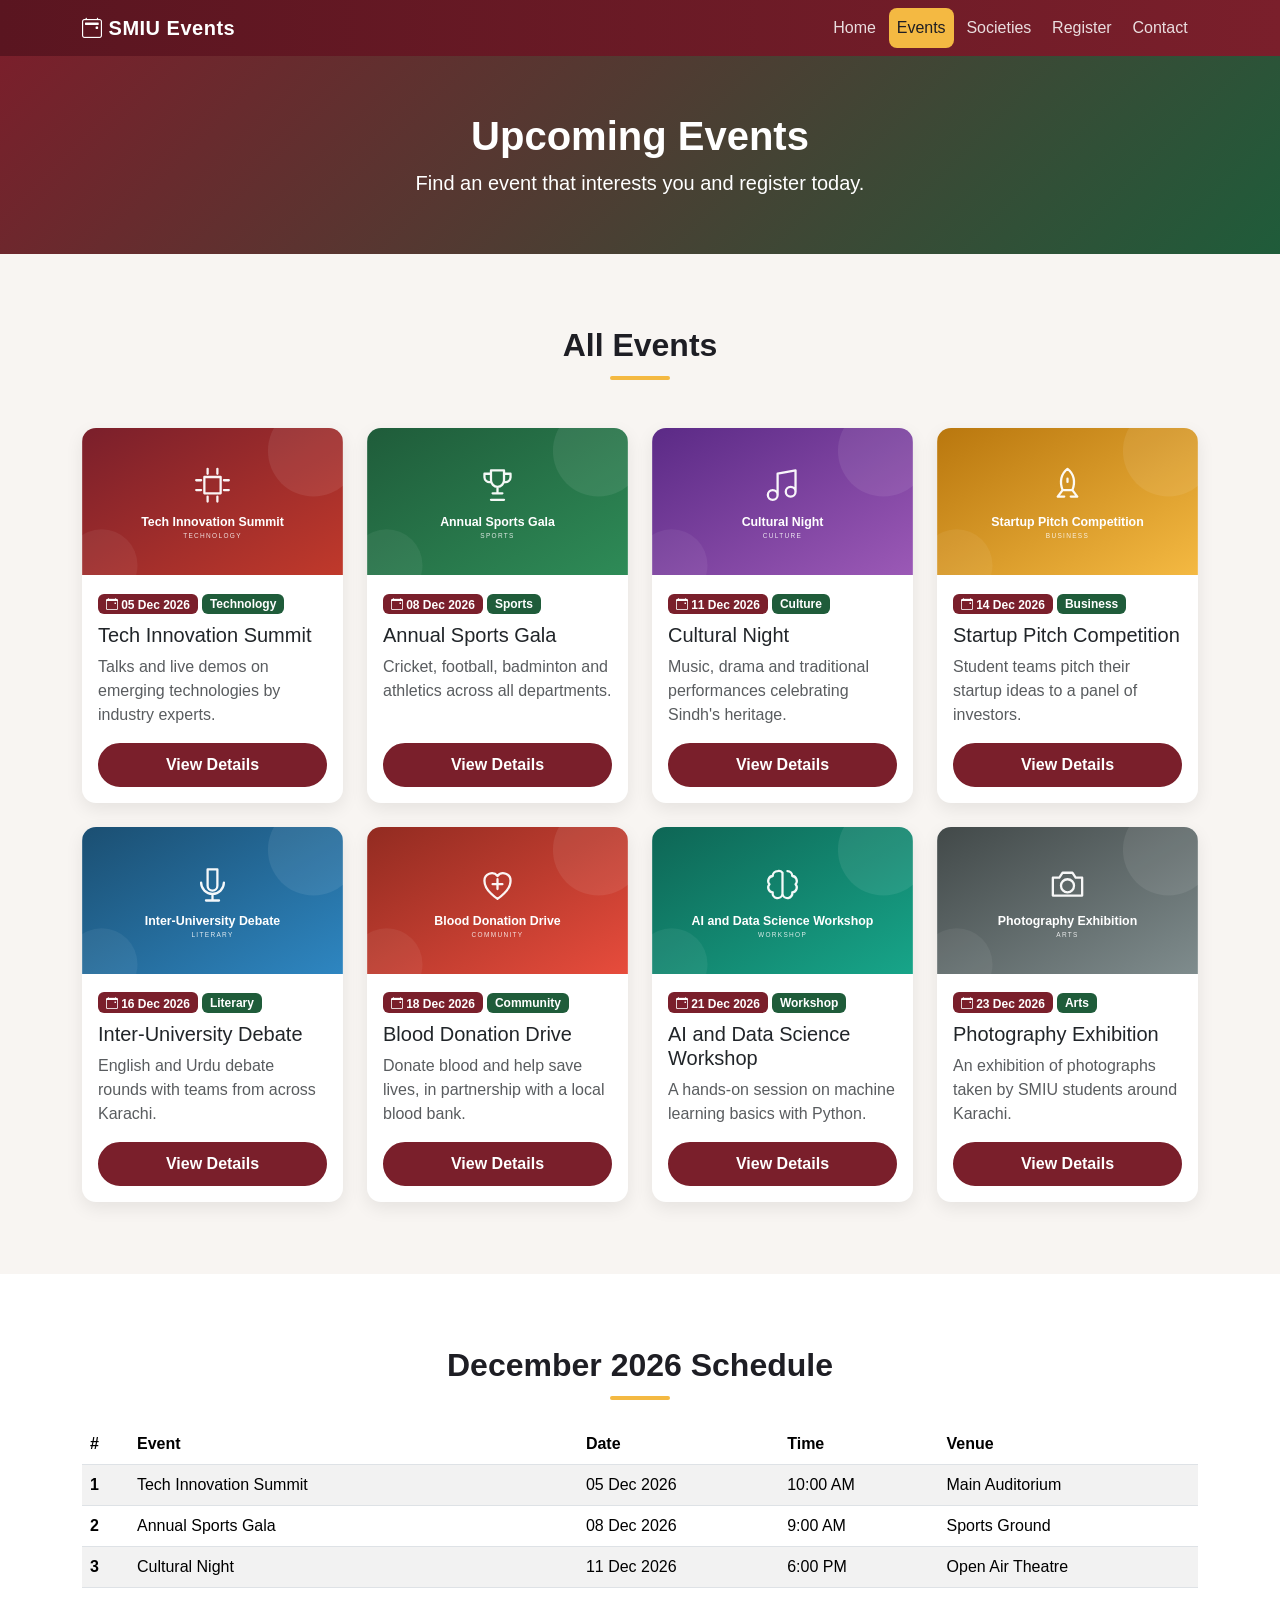
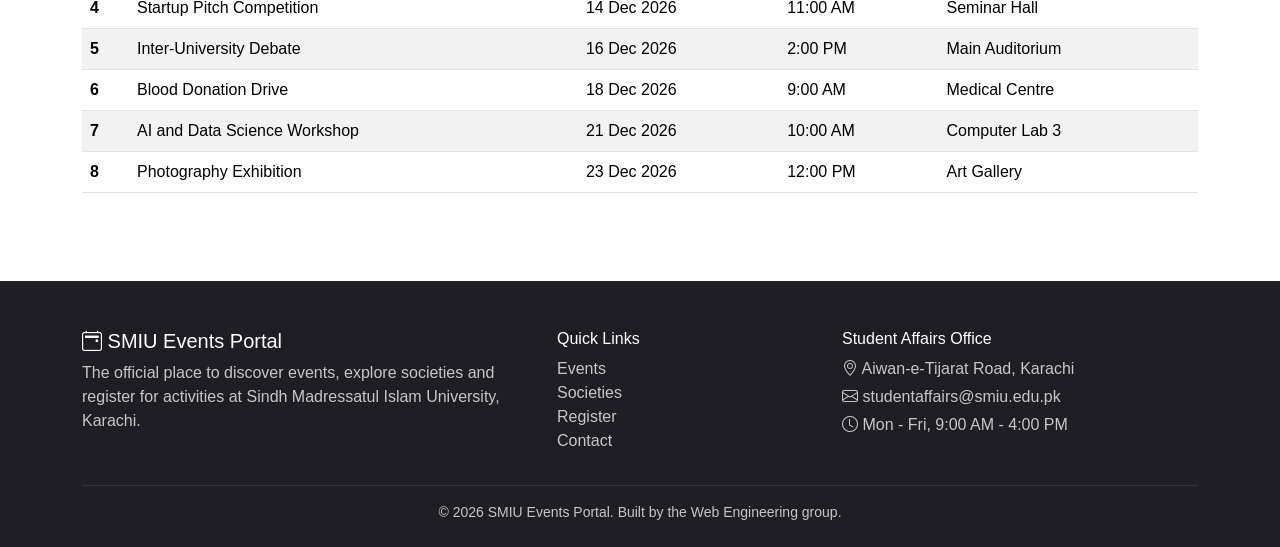
<file: events.html>
<!DOCTYPE html>
<html lang="en">
<head>
  <meta charset="UTF-8">
  <meta name="viewport" content="width=device-width, initial-scale=1.0">
  <meta name="description" content="Browse all upcoming events at Sindh Madressatul Islam University.">
  <title>Events | SMIU Events Portal</title>
  <!-- Bootstrap 5.3.3 CSS -->
  <link href="https://cdn.jsdelivr.net/npm/bootstrap@5.3.3/dist/css/bootstrap.min.css" rel="stylesheet">
  <!-- Bootstrap Icons -->
  <link href="https://cdn.jsdelivr.net/npm/bootstrap-icons@1.11.3/font/bootstrap-icons.min.css" rel="stylesheet">
  <!-- Custom styles (loaded after Bootstrap) -->
  <link href="css/style.css" rel="stylesheet">
</head>
<body>

  <!-- ===== Navbar ===== -->
  <header>
    <nav class="navbar navbar-expand-lg navbar-dark smiu-navbar sticky-top">
      <div class="container">
        <a class="navbar-brand" href="index.html"><i class="bi bi-calendar2-event"></i> SMIU Events</a>
        <button class="navbar-toggler" type="button" data-bs-toggle="collapse" data-bs-target="#mainNav"
                aria-controls="mainNav" aria-expanded="false" aria-label="Toggle navigation">
          <span class="navbar-toggler-icon"></span>
        </button>
        <div class="collapse navbar-collapse" id="mainNav">
          <ul class="navbar-nav ms-auto">
          <li class="nav-item"><a class="nav-link" href="index.html">Home</a></li>
          <li class="nav-item"><a class="nav-link active" aria-current="page" href="events.html">Events</a></li>
          <li class="nav-item"><a class="nav-link" href="societies.html">Societies</a></li>
          <li class="nav-item"><a class="nav-link" href="register.html">Register</a></li>
          <li class="nav-item"><a class="nav-link" href="contact.html">Contact</a></li>
          </ul>
        </div>
      </div>
    </nav>
  </header>

  <!-- ===== Main content ===== -->
  <main>
    <!-- ===== Page header ===== -->
    <section class="page-header text-center">
      <div class="container">
        <h1 class="fw-bold">Upcoming Events</h1>
        <p class="lead mb-0">Find an event that interests you and register today.</p>
      </div>
    </section>

    <!-- ===== Events grid ===== -->
    <section class="section-padding">
      <div class="container">
        <h2 class="section-title text-center mb-5">All Events</h2>
        <div class="row g-4">
          <div class="col-12 col-md-6 col-lg-3">
            <article class="card event-card h-100">
              <img src="images/event-tech-summit.svg" class="card-img-top" alt="Tech Innovation Summit event banner">
              <div class="card-body d-flex flex-column">
                <div class="mb-2">
                  <span class="badge badge-date"><i class="bi bi-calendar-event"></i> 05 Dec 2026</span>
                  <span class="badge badge-category">Technology</span>
                </div>
                <h3 class="h5 card-title">Tech Innovation Summit</h3>
                <p class="card-text text-muted">Talks and live demos on emerging technologies by industry experts.</p>
                <a href="event-details.html" class="btn btn-smiu mt-auto">View Details</a>
              </div>
            </article>
          </div>
          <div class="col-12 col-md-6 col-lg-3">
            <article class="card event-card h-100">
              <img src="images/event-sports-gala.svg" class="card-img-top" alt="Annual Sports Gala event banner">
              <div class="card-body d-flex flex-column">
                <div class="mb-2">
                  <span class="badge badge-date"><i class="bi bi-calendar-event"></i> 08 Dec 2026</span>
                  <span class="badge badge-category">Sports</span>
                </div>
                <h3 class="h5 card-title">Annual Sports Gala</h3>
                <p class="card-text text-muted">Cricket, football, badminton and athletics across all departments.</p>
                <a href="event-details.html" class="btn btn-smiu mt-auto">View Details</a>
              </div>
            </article>
          </div>
          <div class="col-12 col-md-6 col-lg-3">
            <article class="card event-card h-100">
              <img src="images/event-cultural-night.svg" class="card-img-top" alt="Cultural Night event banner">
              <div class="card-body d-flex flex-column">
                <div class="mb-2">
                  <span class="badge badge-date"><i class="bi bi-calendar-event"></i> 11 Dec 2026</span>
                  <span class="badge badge-category">Culture</span>
                </div>
                <h3 class="h5 card-title">Cultural Night</h3>
                <p class="card-text text-muted">Music, drama and traditional performances celebrating Sindh's heritage.</p>
                <a href="event-details.html" class="btn btn-smiu mt-auto">View Details</a>
              </div>
            </article>
          </div>
          <div class="col-12 col-md-6 col-lg-3">
            <article class="card event-card h-100">
              <img src="images/event-startup-pitch.svg" class="card-img-top" alt="Startup Pitch Competition event banner">
              <div class="card-body d-flex flex-column">
                <div class="mb-2">
                  <span class="badge badge-date"><i class="bi bi-calendar-event"></i> 14 Dec 2026</span>
                  <span class="badge badge-category">Business</span>
                </div>
                <h3 class="h5 card-title">Startup Pitch Competition</h3>
                <p class="card-text text-muted">Student teams pitch their startup ideas to a panel of investors.</p>
                <a href="event-details.html" class="btn btn-smiu mt-auto">View Details</a>
              </div>
            </article>
          </div>
          <div class="col-12 col-md-6 col-lg-3">
            <article class="card event-card h-100">
              <img src="images/event-debate.svg" class="card-img-top" alt="Inter-University Debate event banner">
              <div class="card-body d-flex flex-column">
                <div class="mb-2">
                  <span class="badge badge-date"><i class="bi bi-calendar-event"></i> 16 Dec 2026</span>
                  <span class="badge badge-category">Literary</span>
                </div>
                <h3 class="h5 card-title">Inter-University Debate</h3>
                <p class="card-text text-muted">English and Urdu debate rounds with teams from across Karachi.</p>
                <a href="event-details.html" class="btn btn-smiu mt-auto">View Details</a>
              </div>
            </article>
          </div>
          <div class="col-12 col-md-6 col-lg-3">
            <article class="card event-card h-100">
              <img src="images/event-blood-drive.svg" class="card-img-top" alt="Blood Donation Drive event banner">
              <div class="card-body d-flex flex-column">
                <div class="mb-2">
                  <span class="badge badge-date"><i class="bi bi-calendar-event"></i> 18 Dec 2026</span>
                  <span class="badge badge-category">Community</span>
                </div>
                <h3 class="h5 card-title">Blood Donation Drive</h3>
                <p class="card-text text-muted">Donate blood and help save lives, in partnership with a local blood bank.</p>
                <a href="event-details.html" class="btn btn-smiu mt-auto">View Details</a>
              </div>
            </article>
          </div>
          <div class="col-12 col-md-6 col-lg-3">
            <article class="card event-card h-100">
              <img src="images/event-ai-workshop.svg" class="card-img-top" alt="AI and Data Science Workshop event banner">
              <div class="card-body d-flex flex-column">
                <div class="mb-2">
                  <span class="badge badge-date"><i class="bi bi-calendar-event"></i> 21 Dec 2026</span>
                  <span class="badge badge-category">Workshop</span>
                </div>
                <h3 class="h5 card-title">AI and Data Science Workshop</h3>
                <p class="card-text text-muted">A hands-on session on machine learning basics with Python.</p>
                <a href="event-details.html" class="btn btn-smiu mt-auto">View Details</a>
              </div>
            </article>
          </div>
          <div class="col-12 col-md-6 col-lg-3">
            <article class="card event-card h-100">
              <img src="images/event-photo-exhibition.svg" class="card-img-top" alt="Photography Exhibition event banner">
              <div class="card-body d-flex flex-column">
                <div class="mb-2">
                  <span class="badge badge-date"><i class="bi bi-calendar-event"></i> 23 Dec 2026</span>
                  <span class="badge badge-category">Arts</span>
                </div>
                <h3 class="h5 card-title">Photography Exhibition</h3>
                <p class="card-text text-muted">An exhibition of photographs taken by SMIU students around Karachi.</p>
                <a href="event-details.html" class="btn btn-smiu mt-auto">View Details</a>
              </div>
            </article>
          </div>
        </div>
      </div>
    </section>

    <!-- ===== This month's schedule ===== -->
    <section class="section-padding bg-white">
      <div class="container">
        <h2 class="section-title text-center mb-4">December 2026 Schedule</h2>
        <div class="table-responsive">
          <table class="table table-striped table-hover align-middle schedule-table">
            <thead>
              <tr>
                <th scope="col">#</th>
                <th scope="col">Event</th>
                <th scope="col">Date</th>
                <th scope="col">Time</th>
                <th scope="col">Venue</th>
              </tr>
            </thead>
            <tbody>
            <tr>
              <th scope="row">1</th>
              <td>Tech Innovation Summit</td>
              <td>05 Dec 2026</td>
              <td>10:00 AM</td>
              <td>Main Auditorium</td>
            </tr>
            <tr>
              <th scope="row">2</th>
              <td>Annual Sports Gala</td>
              <td>08 Dec 2026</td>
              <td>9:00 AM</td>
              <td>Sports Ground</td>
            </tr>
            <tr>
              <th scope="row">3</th>
              <td>Cultural Night</td>
              <td>11 Dec 2026</td>
              <td>6:00 PM</td>
              <td>Open Air Theatre</td>
            </tr>
            <tr>
              <th scope="row">4</th>
              <td>Startup Pitch Competition</td>
              <td>14 Dec 2026</td>
              <td>11:00 AM</td>
              <td>Seminar Hall</td>
            </tr>
            <tr>
              <th scope="row">5</th>
              <td>Inter-University Debate</td>
              <td>16 Dec 2026</td>
              <td>2:00 PM</td>
              <td>Main Auditorium</td>
            </tr>
            <tr>
              <th scope="row">6</th>
              <td>Blood Donation Drive</td>
              <td>18 Dec 2026</td>
              <td>9:00 AM</td>
              <td>Medical Centre</td>
            </tr>
            <tr>
              <th scope="row">7</th>
              <td>AI and Data Science Workshop</td>
              <td>21 Dec 2026</td>
              <td>10:00 AM</td>
              <td>Computer Lab 3</td>
            </tr>
            <tr>
              <th scope="row">8</th>
              <td>Photography Exhibition</td>
              <td>23 Dec 2026</td>
              <td>12:00 PM</td>
              <td>Art Gallery</td>
            </tr>
            </tbody>
          </table>
        </div>
      </div>
    </section>
  </main>

  <!-- ===== Footer ===== -->
  <footer class="smiu-footer">
    <div class="container">
      <div class="row g-4">
        <div class="col-md-5">
          <h5 class="text-white"><i class="bi bi-calendar2-event"></i> SMIU Events Portal</h5>
          <p>The official place to discover events, explore societies and register for activities at
            Sindh Madressatul Islam University, Karachi.</p>
        </div>
        <div class="col-6 col-md-3">
          <h6 class="text-white">Quick Links</h6>
          <ul class="list-unstyled">
            <li><a href="events.html">Events</a></li>
            <li><a href="societies.html">Societies</a></li>
            <li><a href="register.html">Register</a></li>
            <li><a href="contact.html">Contact</a></li>
          </ul>
        </div>
        <div class="col-6 col-md-4">
          <h6 class="text-white">Student Affairs Office</h6>
          <p class="mb-1"><i class="bi bi-geo-alt"></i> Aiwan-e-Tijarat Road, Karachi</p>
          <p class="mb-1"><i class="bi bi-envelope"></i> studentaffairs@smiu.edu.pk</p>
          <p><i class="bi bi-clock"></i> Mon - Fri, 9:00 AM - 4:00 PM</p>
        </div>
      </div>
      <hr class="border-secondary">
      <p class="text-center small mb-0">&copy; 2026 SMIU Events Portal. Built by the Web Engineering group.</p>
    </div>
  </footer>

  <!-- Bootstrap 5.3.3 JS bundle (includes Popper) -->
  <script src="https://cdn.jsdelivr.net/npm/bootstrap@5.3.3/dist/js/bootstrap.bundle.min.js"></script>
</body>
</html>
</file>
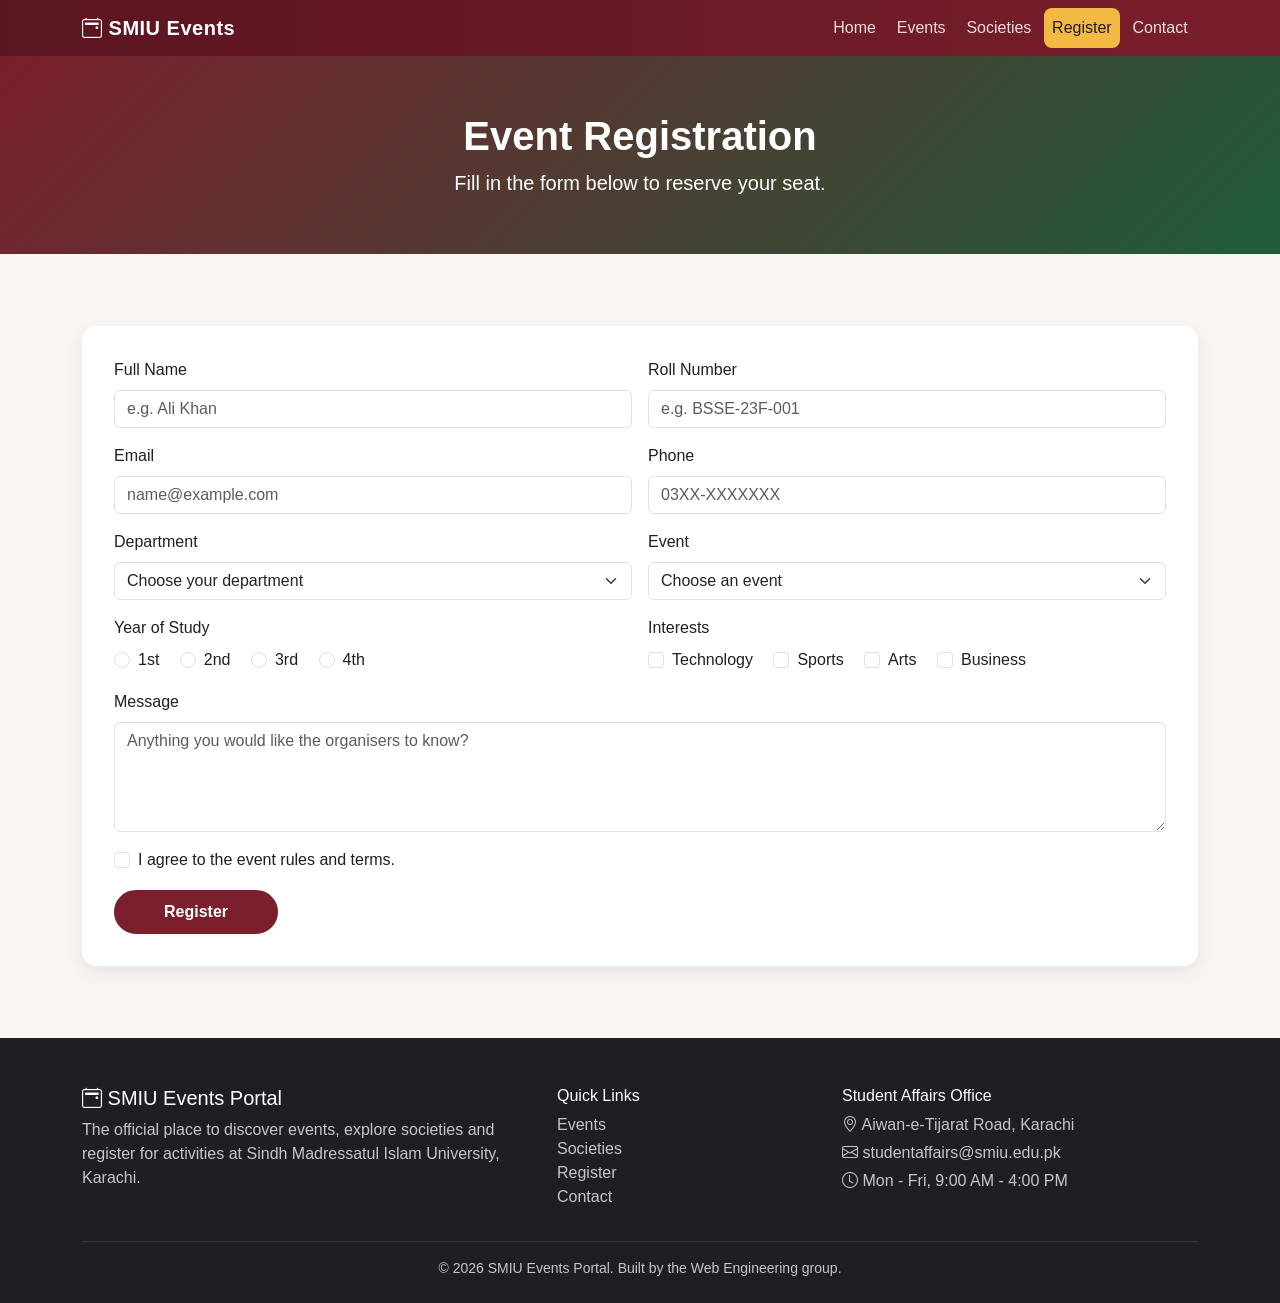
<file: register.html>
<!DOCTYPE html>
<html lang="en">
<head>
  <meta charset="UTF-8">
  <meta name="viewport" content="width=device-width, initial-scale=1.0">
  <meta name="description" content="Register for an SMIU event.">
  <title>Register | SMIU Events Portal</title>
  <!-- Bootstrap 5.3.3 CSS -->
  <link href="https://cdn.jsdelivr.net/npm/bootstrap@5.3.3/dist/css/bootstrap.min.css" rel="stylesheet">
  <!-- Bootstrap Icons -->
  <link href="https://cdn.jsdelivr.net/npm/bootstrap-icons@1.11.3/font/bootstrap-icons.min.css" rel="stylesheet">
  <!-- Custom styles (loaded after Bootstrap) -->
  <link href="css/style.css" rel="stylesheet">
</head>
<body>

  <!-- ===== Navbar ===== -->
  <header>
    <nav class="navbar navbar-expand-lg navbar-dark smiu-navbar sticky-top">
      <div class="container">
        <a class="navbar-brand" href="index.html"><i class="bi bi-calendar2-event"></i> SMIU Events</a>
        <button class="navbar-toggler" type="button" data-bs-toggle="collapse" data-bs-target="#mainNav"
                aria-controls="mainNav" aria-expanded="false" aria-label="Toggle navigation">
          <span class="navbar-toggler-icon"></span>
        </button>
        <div class="collapse navbar-collapse" id="mainNav">
          <ul class="navbar-nav ms-auto">
          <li class="nav-item"><a class="nav-link" href="index.html">Home</a></li>
          <li class="nav-item"><a class="nav-link" href="events.html">Events</a></li>
          <li class="nav-item"><a class="nav-link" href="societies.html">Societies</a></li>
          <li class="nav-item"><a class="nav-link active" aria-current="page" href="register.html">Register</a></li>
          <li class="nav-item"><a class="nav-link" href="contact.html">Contact</a></li>
          </ul>
        </div>
      </div>
    </nav>
  </header>

  <!-- ===== Main content ===== -->
  <main>
    <!-- ===== Page header ===== -->
    <section class="page-header text-center">
      <div class="container">
        <h1 class="fw-bold">Event Registration</h1>
        <p class="lead mb-0">Fill in the form below to reserve your seat.</p>
      </div>
    </section>

    <!-- ===== Registration form ===== -->
    <section class="section-padding">
      <div class="container">
        <div class="form-panel">
          <form>
            <div class="row g-3">
              <!-- Personal details -->
              <div class="col-12 col-lg-6">
                <label for="fullName" class="form-label">Full Name</label>
                <input type="text" class="form-control" id="fullName" placeholder="e.g. Ali Khan" required>
              </div>
              <div class="col-12 col-lg-6">
                <label for="rollNumber" class="form-label">Roll Number</label>
                <input type="text" class="form-control" id="rollNumber" placeholder="e.g. BSSE-23F-001" required>
              </div>
              <div class="col-12 col-lg-6">
                <label for="email" class="form-label">Email</label>
                <input type="email" class="form-control" id="email" placeholder="name@example.com" required>
              </div>
              <div class="col-12 col-lg-6">
                <label for="phone" class="form-label">Phone</label>
                <input type="tel" class="form-control" id="phone" placeholder="03XX-XXXXXXX" required>
              </div>

              <!-- Department and event -->
              <div class="col-12 col-lg-6">
                <label for="department" class="form-label">Department</label>
                <select class="form-select" id="department" required>
                  <option value="" selected disabled>Choose your department</option>
                  <option>Software Engineering</option>
                  <option>Computer Science</option>
                  <option>Business Administration</option>
                  <option>Media Studies</option>
                  <option>Education</option>
                  <option>Environmental Sciences</option>
                </select>
              </div>
              <div class="col-12 col-lg-6">
                <label for="eventSelect" class="form-label">Event</label>
                <select class="form-select" id="eventSelect" required>
                  <option value="" selected disabled>Choose an event</option>
                    <option>Tech Innovation Summit</option>
                    <option>Annual Sports Gala</option>
                    <option>Cultural Night</option>
                    <option>Startup Pitch Competition</option>
                    <option>Inter-University Debate</option>
                    <option>Blood Donation Drive</option>
                    <option>AI and Data Science Workshop</option>
                    <option>Photography Exhibition</option>
                </select>
              </div>

              <!-- Year of study -->
              <div class="col-12 col-lg-6">
                <fieldset>
                  <legend class="form-label fs-6">Year of Study</legend>
                  <div class="form-check form-check-inline">
                    <input class="form-check-input" type="radio" name="year" id="year1" value="1" required>
                    <label class="form-check-label" for="year1">1st</label>
                  </div>
                  <div class="form-check form-check-inline">
                    <input class="form-check-input" type="radio" name="year" id="year2" value="2">
                    <label class="form-check-label" for="year2">2nd</label>
                  </div>
                  <div class="form-check form-check-inline">
                    <input class="form-check-input" type="radio" name="year" id="year3" value="3">
                    <label class="form-check-label" for="year3">3rd</label>
                  </div>
                  <div class="form-check form-check-inline">
                    <input class="form-check-input" type="radio" name="year" id="year4" value="4">
                    <label class="form-check-label" for="year4">4th</label>
                  </div>
                </fieldset>
              </div>

              <!-- Interests -->
              <div class="col-12 col-lg-6">
                <fieldset>
                  <legend class="form-label fs-6">Interests</legend>
                  <div class="form-check form-check-inline">
                    <input class="form-check-input" type="checkbox" id="intTech" value="Technology">
                    <label class="form-check-label" for="intTech">Technology</label>
                  </div>
                  <div class="form-check form-check-inline">
                    <input class="form-check-input" type="checkbox" id="intSports" value="Sports">
                    <label class="form-check-label" for="intSports">Sports</label>
                  </div>
                  <div class="form-check form-check-inline">
                    <input class="form-check-input" type="checkbox" id="intArts" value="Arts">
                    <label class="form-check-label" for="intArts">Arts</label>
                  </div>
                  <div class="form-check form-check-inline">
                    <input class="form-check-input" type="checkbox" id="intBusiness" value="Business">
                    <label class="form-check-label" for="intBusiness">Business</label>
                  </div>
                </fieldset>
              </div>

              <!-- Message -->
              <div class="col-12">
                <label for="message" class="form-label">Message</label>
                <textarea class="form-control" id="message" rows="4"
                          placeholder="Anything you would like the organisers to know?"></textarea>
              </div>

              <!-- Terms and submit -->
              <div class="col-12">
                <div class="form-check">
                  <input class="form-check-input" type="checkbox" id="terms" required>
                  <label class="form-check-label" for="terms">I agree to the event rules and terms.</label>
                </div>
              </div>
              <div class="col-12">
                <button type="submit" class="btn btn-smiu px-5">Register</button>
              </div>
            </div>
          </form>
        </div>
      </div>
    </section>
  </main>

  <!-- ===== Footer ===== -->
  <footer class="smiu-footer">
    <div class="container">
      <div class="row g-4">
        <div class="col-md-5">
          <h5 class="text-white"><i class="bi bi-calendar2-event"></i> SMIU Events Portal</h5>
          <p>The official place to discover events, explore societies and register for activities at
            Sindh Madressatul Islam University, Karachi.</p>
        </div>
        <div class="col-6 col-md-3">
          <h6 class="text-white">Quick Links</h6>
          <ul class="list-unstyled">
            <li><a href="events.html">Events</a></li>
            <li><a href="societies.html">Societies</a></li>
            <li><a href="register.html">Register</a></li>
            <li><a href="contact.html">Contact</a></li>
          </ul>
        </div>
        <div class="col-6 col-md-4">
          <h6 class="text-white">Student Affairs Office</h6>
          <p class="mb-1"><i class="bi bi-geo-alt"></i> Aiwan-e-Tijarat Road, Karachi</p>
          <p class="mb-1"><i class="bi bi-envelope"></i> studentaffairs@smiu.edu.pk</p>
          <p><i class="bi bi-clock"></i> Mon - Fri, 9:00 AM - 4:00 PM</p>
        </div>
      </div>
      <hr class="border-secondary">
      <p class="text-center small mb-0">&copy; 2026 SMIU Events Portal. Built by the Web Engineering group.</p>
    </div>
  </footer>

  <!-- Bootstrap 5.3.3 JS bundle (includes Popper) -->
  <script src="https://cdn.jsdelivr.net/npm/bootstrap@5.3.3/dist/js/bootstrap.bundle.min.js"></script>
</body>
</html>
</file>
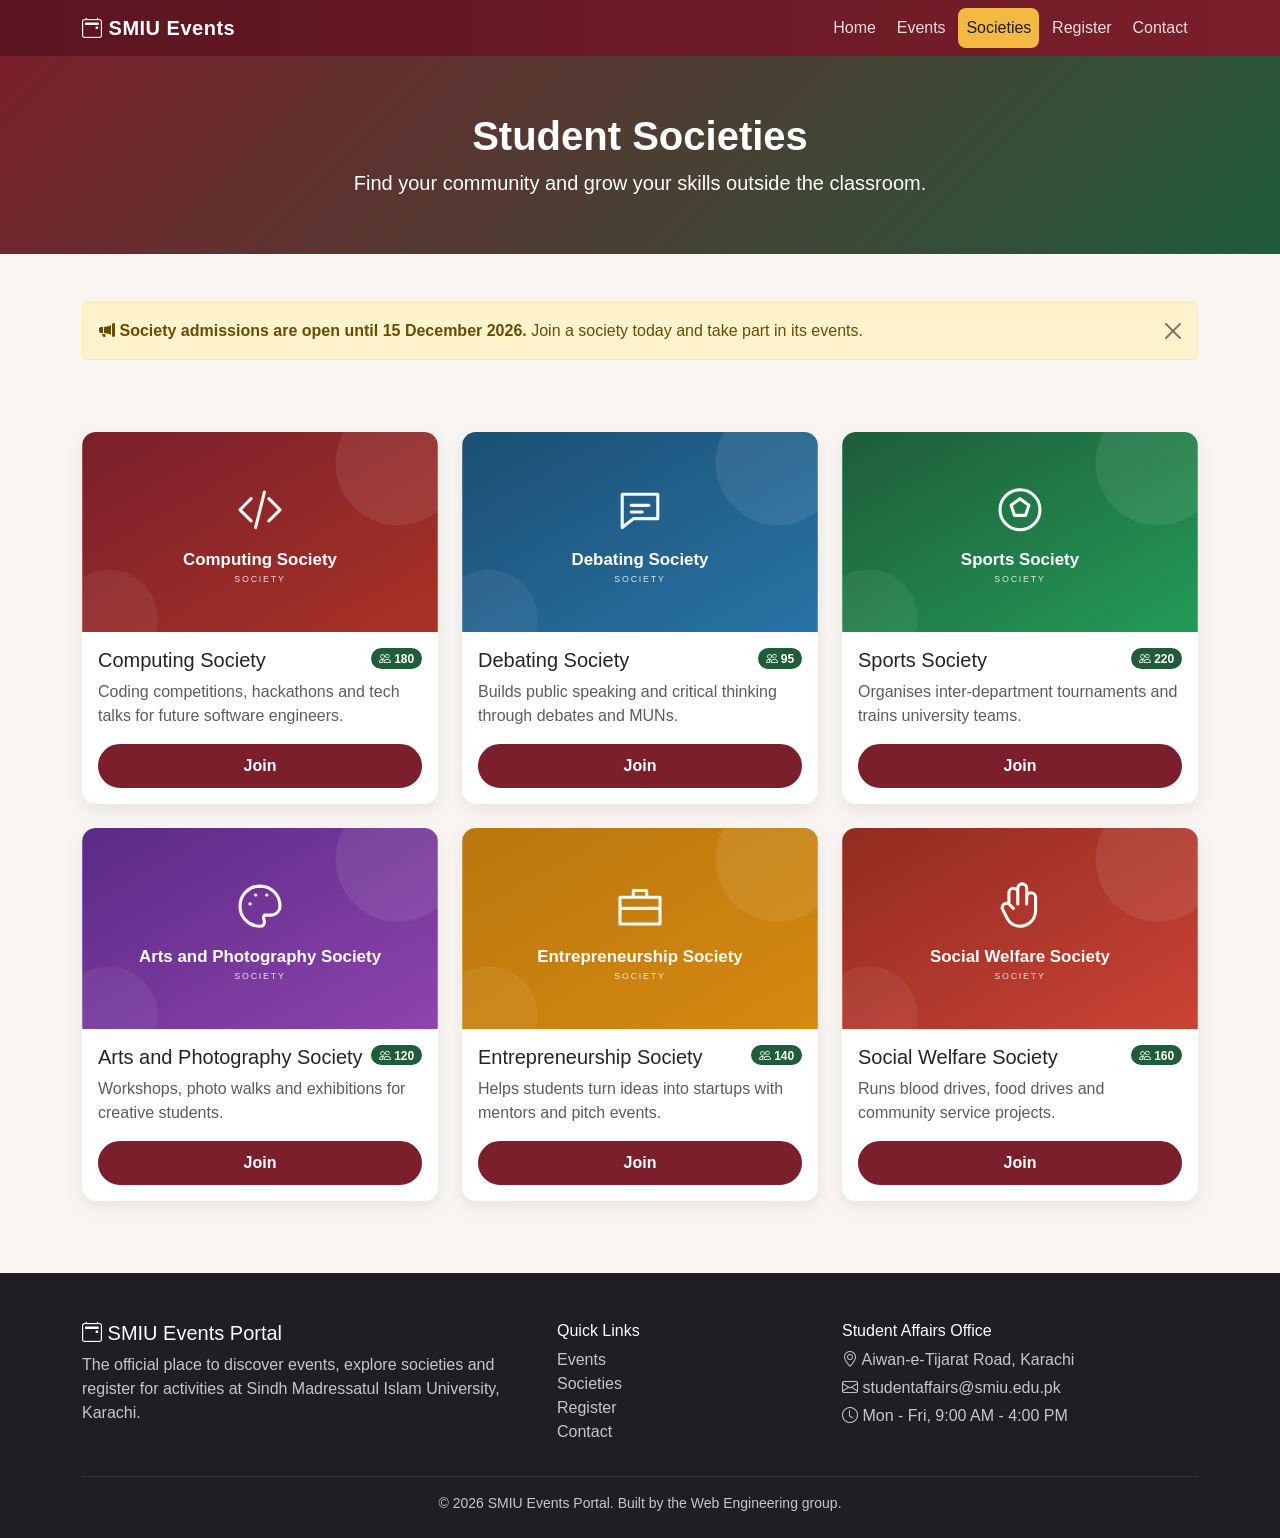
<file: societies.html>
<!DOCTYPE html>
<html lang="en">
<head>
  <meta charset="UTF-8">
  <meta name="viewport" content="width=device-width, initial-scale=1.0">
  <meta name="description" content="Explore and join student societies at SMIU.">
  <title>Societies | SMIU Events Portal</title>
  <!-- Bootstrap 5.3.3 CSS -->
  <link href="https://cdn.jsdelivr.net/npm/bootstrap@5.3.3/dist/css/bootstrap.min.css" rel="stylesheet">
  <!-- Bootstrap Icons -->
  <link href="https://cdn.jsdelivr.net/npm/bootstrap-icons@1.11.3/font/bootstrap-icons.min.css" rel="stylesheet">
  <!-- Custom styles (loaded after Bootstrap) -->
  <link href="css/style.css" rel="stylesheet">
</head>
<body>

  <!-- ===== Navbar ===== -->
  <header>
    <nav class="navbar navbar-expand-lg navbar-dark smiu-navbar sticky-top">
      <div class="container">
        <a class="navbar-brand" href="index.html"><i class="bi bi-calendar2-event"></i> SMIU Events</a>
        <button class="navbar-toggler" type="button" data-bs-toggle="collapse" data-bs-target="#mainNav"
                aria-controls="mainNav" aria-expanded="false" aria-label="Toggle navigation">
          <span class="navbar-toggler-icon"></span>
        </button>
        <div class="collapse navbar-collapse" id="mainNav">
          <ul class="navbar-nav ms-auto">
          <li class="nav-item"><a class="nav-link" href="index.html">Home</a></li>
          <li class="nav-item"><a class="nav-link" href="events.html">Events</a></li>
          <li class="nav-item"><a class="nav-link active" aria-current="page" href="societies.html">Societies</a></li>
          <li class="nav-item"><a class="nav-link" href="register.html">Register</a></li>
          <li class="nav-item"><a class="nav-link" href="contact.html">Contact</a></li>
          </ul>
        </div>
      </div>
    </nav>
  </header>

  <!-- ===== Main content ===== -->
  <main>
    <!-- ===== Page header ===== -->
    <section class="page-header text-center">
      <div class="container">
        <h1 class="fw-bold">Student Societies</h1>
        <p class="lead mb-0">Find your community and grow your skills outside the classroom.</p>
      </div>
    </section>

    <!-- ===== Admissions alert ===== -->
    <section class="pt-5">
      <div class="container">
        <div class="alert alert-warning alert-dismissible fade show mb-0" role="alert">
          <i class="bi bi-megaphone-fill"></i> <strong>Society admissions are open until 15 December 2026.</strong>
          Join a society today and take part in its events.
          <button type="button" class="btn-close" data-bs-dismiss="alert" aria-label="Close"></button>
        </div>
      </div>
    </section>

    <!-- ===== Societies grid ===== -->
    <section class="section-padding">
      <div class="container">
        <div class="row g-4">
          <div class="col-12 col-md-6 col-lg-4">
            <article class="card society-card h-100">
              <img src="images/society-computing.svg" class="card-img-top" alt="Computing Society logo banner">
              <div class="card-body d-flex flex-column">
                <div class="d-flex justify-content-between align-items-start mb-2">
                  <h2 class="h5 card-title mb-0">Computing Society</h2>
                  <span class="badge rounded-pill badge-category"><i class="bi bi-people"></i> 180</span>
                </div>
                <p class="card-text text-muted">Coding competitions, hackathons and tech talks for future software engineers.</p>
                <a href="register.html" class="btn btn-smiu mt-auto">Join</a>
              </div>
            </article>
          </div>
          <div class="col-12 col-md-6 col-lg-4">
            <article class="card society-card h-100">
              <img src="images/society-debating.svg" class="card-img-top" alt="Debating Society logo banner">
              <div class="card-body d-flex flex-column">
                <div class="d-flex justify-content-between align-items-start mb-2">
                  <h2 class="h5 card-title mb-0">Debating Society</h2>
                  <span class="badge rounded-pill badge-category"><i class="bi bi-people"></i> 95</span>
                </div>
                <p class="card-text text-muted">Builds public speaking and critical thinking through debates and MUNs.</p>
                <a href="register.html" class="btn btn-smiu mt-auto">Join</a>
              </div>
            </article>
          </div>
          <div class="col-12 col-md-6 col-lg-4">
            <article class="card society-card h-100">
              <img src="images/society-sports.svg" class="card-img-top" alt="Sports Society logo banner">
              <div class="card-body d-flex flex-column">
                <div class="d-flex justify-content-between align-items-start mb-2">
                  <h2 class="h5 card-title mb-0">Sports Society</h2>
                  <span class="badge rounded-pill badge-category"><i class="bi bi-people"></i> 220</span>
                </div>
                <p class="card-text text-muted">Organises inter-department tournaments and trains university teams.</p>
                <a href="register.html" class="btn btn-smiu mt-auto">Join</a>
              </div>
            </article>
          </div>
          <div class="col-12 col-md-6 col-lg-4">
            <article class="card society-card h-100">
              <img src="images/society-arts.svg" class="card-img-top" alt="Arts and Photography Society logo banner">
              <div class="card-body d-flex flex-column">
                <div class="d-flex justify-content-between align-items-start mb-2">
                  <h2 class="h5 card-title mb-0">Arts and Photography Society</h2>
                  <span class="badge rounded-pill badge-category"><i class="bi bi-people"></i> 120</span>
                </div>
                <p class="card-text text-muted">Workshops, photo walks and exhibitions for creative students.</p>
                <a href="register.html" class="btn btn-smiu mt-auto">Join</a>
              </div>
            </article>
          </div>
          <div class="col-12 col-md-6 col-lg-4">
            <article class="card society-card h-100">
              <img src="images/society-entrepreneurship.svg" class="card-img-top" alt="Entrepreneurship Society logo banner">
              <div class="card-body d-flex flex-column">
                <div class="d-flex justify-content-between align-items-start mb-2">
                  <h2 class="h5 card-title mb-0">Entrepreneurship Society</h2>
                  <span class="badge rounded-pill badge-category"><i class="bi bi-people"></i> 140</span>
                </div>
                <p class="card-text text-muted">Helps students turn ideas into startups with mentors and pitch events.</p>
                <a href="register.html" class="btn btn-smiu mt-auto">Join</a>
              </div>
            </article>
          </div>
          <div class="col-12 col-md-6 col-lg-4">
            <article class="card society-card h-100">
              <img src="images/society-welfare.svg" class="card-img-top" alt="Social Welfare Society logo banner">
              <div class="card-body d-flex flex-column">
                <div class="d-flex justify-content-between align-items-start mb-2">
                  <h2 class="h5 card-title mb-0">Social Welfare Society</h2>
                  <span class="badge rounded-pill badge-category"><i class="bi bi-people"></i> 160</span>
                </div>
                <p class="card-text text-muted">Runs blood drives, food drives and community service projects.</p>
                <a href="register.html" class="btn btn-smiu mt-auto">Join</a>
              </div>
            </article>
          </div>
        </div>
      </div>
    </section>
  </main>

  <!-- ===== Footer ===== -->
  <footer class="smiu-footer">
    <div class="container">
      <div class="row g-4">
        <div class="col-md-5">
          <h5 class="text-white"><i class="bi bi-calendar2-event"></i> SMIU Events Portal</h5>
          <p>The official place to discover events, explore societies and register for activities at
            Sindh Madressatul Islam University, Karachi.</p>
        </div>
        <div class="col-6 col-md-3">
          <h6 class="text-white">Quick Links</h6>
          <ul class="list-unstyled">
            <li><a href="events.html">Events</a></li>
            <li><a href="societies.html">Societies</a></li>
            <li><a href="register.html">Register</a></li>
            <li><a href="contact.html">Contact</a></li>
          </ul>
        </div>
        <div class="col-6 col-md-4">
          <h6 class="text-white">Student Affairs Office</h6>
          <p class="mb-1"><i class="bi bi-geo-alt"></i> Aiwan-e-Tijarat Road, Karachi</p>
          <p class="mb-1"><i class="bi bi-envelope"></i> studentaffairs@smiu.edu.pk</p>
          <p><i class="bi bi-clock"></i> Mon - Fri, 9:00 AM - 4:00 PM</p>
        </div>
      </div>
      <hr class="border-secondary">
      <p class="text-center small mb-0">&copy; 2026 SMIU Events Portal. Built by the Web Engineering group.</p>
    </div>
  </footer>

  <!-- Bootstrap 5.3.3 JS bundle (includes Popper) -->
  <script src="https://cdn.jsdelivr.net/npm/bootstrap@5.3.3/dist/js/bootstrap.bundle.min.js"></script>
</body>
</html>
</file>
<file: css/style.css>
/* ==========================================================
   SMIU Events Portal - Custom Stylesheet
   Loaded after Bootstrap 5.3.3 to extend and override it.
   ========================================================== */

/* ---------- 1. Colour theme (CSS variables) ---------- */
:root {
  --smiu-primary: #7a1f2b;        /* SMIU maroon */
  --smiu-primary-dark: #5a1520;
  --smiu-secondary: #1f5c3a;      /* SMIU green */
  --smiu-accent: #f4b942;         /* gold highlight */
  --smiu-light: #f8f5f2;
  --smiu-dark: #1e1e24;
  --smiu-text-muted: #6c6f75;
  --smiu-radius: 14px;
  --smiu-shadow: 0 6px 18px rgba(0, 0, 0, 0.08);
  --smiu-shadow-hover: 0 14px 30px rgba(122, 31, 43, 0.22);
  --smiu-transition: all 0.3s ease;
}

/* ---------- 2. Base ---------- */
body {
  font-family: "Segoe UI", Roboto, Arial, sans-serif;
  color: var(--smiu-dark);
  background-color: var(--smiu-light);
}

/* ---------- 3. Navbar ---------- */
.smiu-navbar {
  background: linear-gradient(90deg, var(--smiu-primary-dark), var(--smiu-primary));
}

.smiu-navbar .navbar-brand {
  font-weight: 700;
  letter-spacing: 0.5px;
}

.smiu-navbar .nav-link {
  color: rgba(255, 255, 255, 0.85);
  margin: 0 0.15rem;
  border-radius: 8px;
  transition: var(--smiu-transition);
}

.smiu-navbar .nav-link:hover,
.smiu-navbar .nav-link.active {
  color: var(--smiu-dark);
  background-color: var(--smiu-accent);
}

/* ---------- 4. Hero section (gradient) ---------- */
.hero-section {
  background: linear-gradient(135deg, var(--smiu-primary) 0%, var(--smiu-secondary) 100%);
  color: #ffffff;
  padding: 6rem 0 5rem;
}

.hero-section h1 {
  font-weight: 800;
}

/* Smaller banner used at the top of inner pages */
.page-header {
  background: linear-gradient(135deg, var(--smiu-primary) 0%, var(--smiu-secondary) 100%);
  color: #ffffff;
  padding: 3.5rem 0;
}

/* ---------- 5. Section spacing and titles ---------- */
.section-padding {
  padding: 4.5rem 0;
}

.section-title {
  font-weight: 700;
  margin-bottom: 0.5rem;
}

.section-title::after {
  content: "";
  display: block;
  width: 60px;
  height: 4px;
  margin: 0.75rem auto 0;
  border-radius: 2px;
  background-color: var(--smiu-accent);
}

/* ---------- 6. Custom buttons ---------- */
.btn-smiu {
  background-color: var(--smiu-primary);
  color: #ffffff;
  border: 2px solid var(--smiu-primary);
  border-radius: 50px;
  padding: 0.5rem 1.4rem;
  font-weight: 600;
  transition: var(--smiu-transition);
}

.btn-smiu:hover,
.btn-smiu:focus {
  background-color: transparent;
  color: var(--smiu-primary);
  border-color: var(--smiu-primary);
}

.btn-accent {
  background-color: var(--smiu-accent);
  color: var(--smiu-dark);
  border-radius: 50px;
  padding: 0.65rem 1.8rem;
  font-weight: 700;
  transition: var(--smiu-transition);
}

.btn-accent:hover {
  background-color: #ffffff;
  color: var(--smiu-primary);
  transform: translateY(-2px);
}

/* ---------- 7. Cards with hover effect ---------- */
.event-card,
.society-card,
.team-card {
  border: none;
  border-radius: var(--smiu-radius);
  overflow: hidden;
  box-shadow: var(--smiu-shadow);
  transition: var(--smiu-transition);
}

.event-card:hover,
.society-card:hover,
.team-card:hover {
  transform: translateY(-8px);
  box-shadow: var(--smiu-shadow-hover);
}

.event-card .card-img-top,
.society-card .card-img-top {
  aspect-ratio: 16 / 9;
  object-fit: cover;
}

/* ---------- 8. Badges ---------- */
.badge-date {
  background-color: var(--smiu-primary);
}

.badge-category {
  background-color: var(--smiu-secondary);
}

/* ---------- 9. Carousel ---------- */
.featured-carousel .carousel-item img {
  max-height: 460px;
  object-fit: cover;
}

.featured-carousel .carousel-caption {
  background-color: rgba(0, 0, 0, 0.45);
  border-radius: var(--smiu-radius);
  padding: 0.75rem 1rem;
}

/* ---------- 10. "Why Join" feature columns ---------- */
.feature-icon {
  display: inline-flex;
  align-items: center;
  justify-content: center;
  width: 72px;
  height: 72px;
  margin-bottom: 1rem;
  border-radius: 50%;
  font-size: 2rem;
  color: #ffffff;
  background: linear-gradient(135deg, var(--smiu-primary), var(--smiu-secondary));
}

/* ---------- 11. Footer ---------- */
.smiu-footer {
  background-color: var(--smiu-dark);
  color: rgba(255, 255, 255, 0.75);
  padding: 3rem 0 1.5rem;
}

.smiu-footer a {
  color: rgba(255, 255, 255, 0.75);
  text-decoration: none;
}

.smiu-footer a:hover {
  color: var(--smiu-accent);
}

/* ---------- 12. Small screens ---------- */
@media (max-width: 575.98px) {
  .hero-section {
    padding: 4rem 0 3.5rem;
  }

  .section-padding {
    padding: 3rem 0;
  }
}

/* ---------- 13. Event details page ---------- */
.event-banner {
  width: 100%;
  max-height: 420px;
  object-fit: cover;
  border-radius: var(--smiu-radius);
  box-shadow: var(--smiu-shadow);
}

.info-list .list-group-item i {
  color: var(--smiu-primary);
  margin-right: 0.5rem;
}

.schedule-table thead {
  background-color: var(--smiu-primary);
  color: #ffffff;
}

/* ---------- 14. Forms (register and contact) ---------- */
.form-panel {
  background-color: #ffffff;
  border-radius: var(--smiu-radius);
  box-shadow: var(--smiu-shadow);
  padding: 2rem;
}

.form-control:focus,
.form-select:focus,
.form-check-input:focus {
  border-color: var(--smiu-primary);
  box-shadow: 0 0 0 0.2rem rgba(122, 31, 43, 0.2);
}

.form-check-input:checked {
  background-color: var(--smiu-primary);
  border-color: var(--smiu-primary);
}

/* ---------- 15. Contact page ---------- */
.map-placeholder {
  width: 100%;
  border-radius: var(--smiu-radius);
  box-shadow: var(--smiu-shadow);
}

.team-card img {
  width: 120px;
  height: 120px;
  margin: 1.5rem auto 0;
  border-radius: 50%;
  border: 4px solid var(--smiu-accent);
}
</file>
